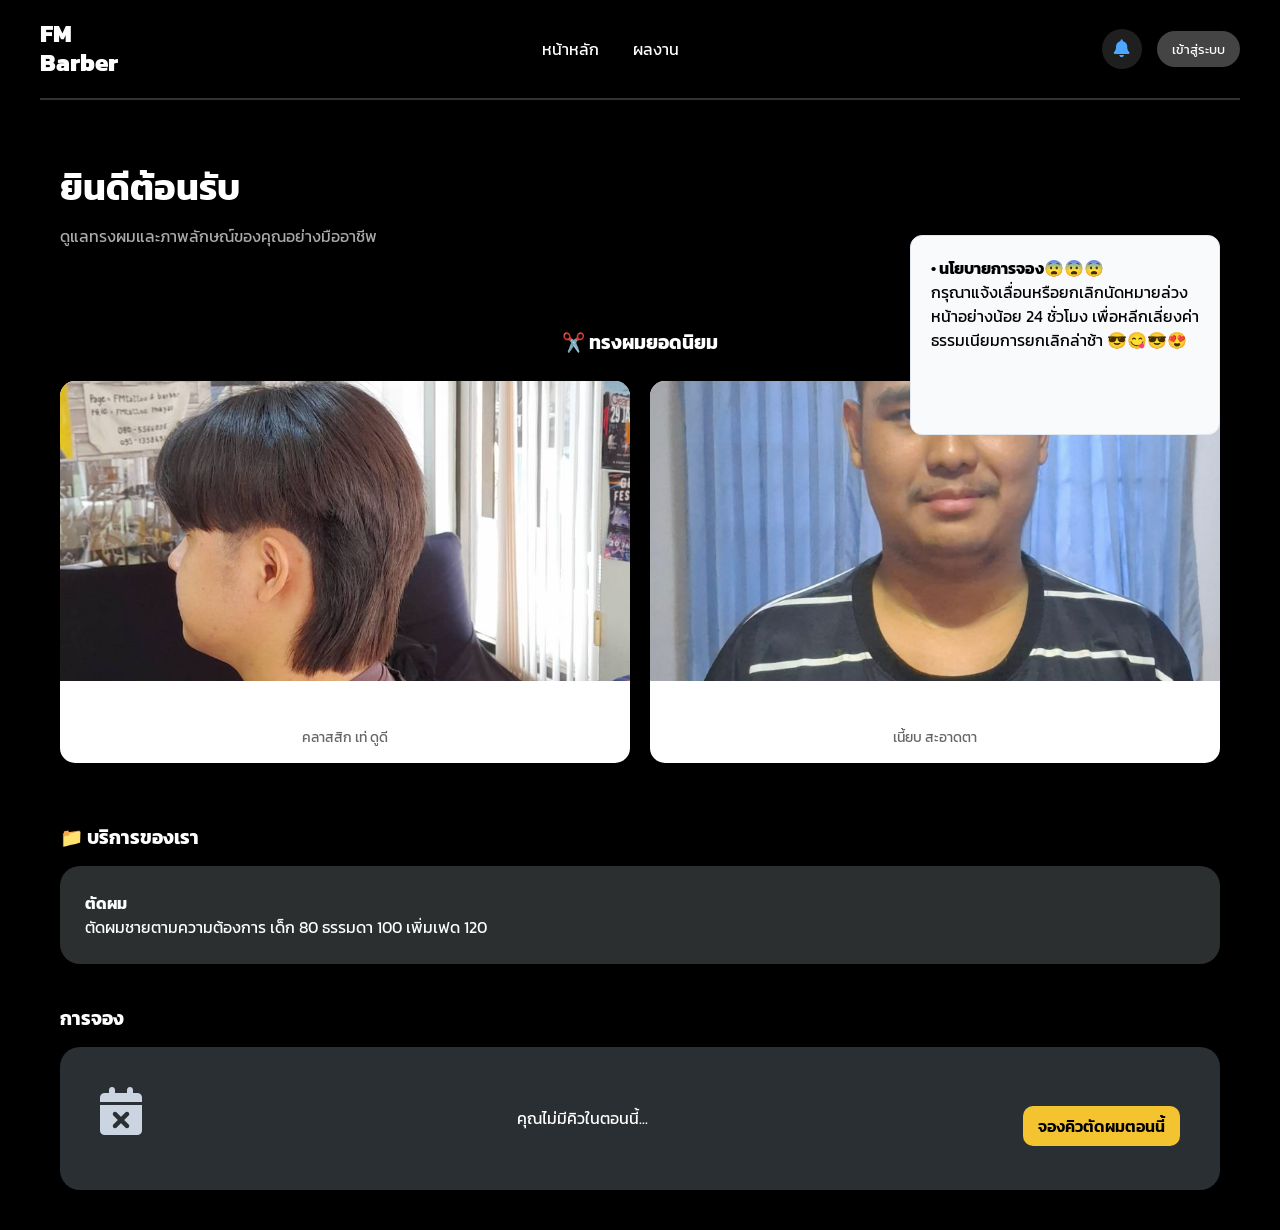
<file: index.html>
<!DOCTYPE html>
<html lang="th">
<head>
    <meta charset="UTF-8">
    <title>FM Barber</title>
    <link href="https://fonts.googleapis.com/css2?family=Kanit:wght@300;400;600;800&display=swap" rel="stylesheet">
    <link rel="stylesheet" href="https://cdnjs.cloudflare.com/ajax/libs/font-awesome/6.5.0/css/all.min.css">
    <link rel="stylesheet" href="style.css">
</head>
<body>

<header>
    <div class="logo">
        <h2>FM<br>Barber</h2>
    </div>

    <nav>
        <a href="index.html">หน้าหลัก</a>
        <a href="portfolio.html">ผลงาน</a>
    </nav>

    <div class="right-menu">
        <a href="notification.html" class="notification active">
            <i class="fa-solid fa-bell"></i>
        </a>
        <button class="login-btn" onclick="window.location.href='login.html'">
            เข้าสู่ระบบ
        </button>
    </div>
</header>

<hr>

<section class="hero">
    <h1>ยินดีต้อนรับ</h1>
    <p>ดูแลทรงผมและภาพลักษณ์ของคุณอย่างมืออาชีพ</p>
</section>

<section class="styles-gallery" style="padding: 40px 20px; max-width: 1200px; margin: auto;">
    <h3 style="text-align: center; margin-bottom: 25px;">✂️ ทรงผมยอดนิยม</h3>
    <div style="display: grid; grid-template-columns: repeat(auto-fit, minmax(300px, 1fr)); gap: 20px;">
        
        <div style="background: white; border-radius: 15px; overflow: hidden; box-shadow: 0 5px 15px rgba(0,0,0,0.05); text-align: center;">
            <img src="clean.jpg" alt="UnderCut" style="width: 100%; height: 300px; object-fit: cover;">
            <div style="padding: 15px;"><strong>UnderCut</strong><p style="color: #666; font-size: 0.9em;">คลาสสิก เท่ ดูดี</p></div>
        </div>

        <div style="background: white; border-radius: 15px; overflow: hidden; box-shadow: 0 5px 15px rgba(0,0,0,0.05); text-align: center;">
            <img src="ten.jpg" alt="Skin Fade" style="width: 100%; height: 300px; object-fit: cover;">
            <div style="padding: 15px;"><strong>Skin Fade</strong><p style="color: #666; font-size: 0.9em;">เนี้ยบ สะอาดตา</p></div>
        </div>

    </div>
</section>


<section class="services" style="padding: 20px; max-width: 1200px; margin: auto;">
    <h3>📁 บริการของเรา</h3>
    <div class="card" style="width: 100%; max-width: none;">
        <h4>ตัดผม</h4>
        <p>ตัดผมชายตามความต้องการ เด็ก 80 ธรรมดา 100 เพิ่มเฟด 120</p>
    </div>
</section>

<section class="booking" style="padding: 20px; max-width: 1200px; margin: auto;">
    <h3>การจอง</h3>
    <div id="bookingContainer"></div>
</section>

<section class="policy" style="padding: 20px; max-width: 350px; margin: auto;">
    <div class="card policy-card" style="width: 100%; max-width: none;">
        <h4>• นโยบายการจอง😨😨😨</h4>
        <p class="policy-text">
            กรุณาแจ้งเลื่อนหรือยกเลิกนัดหมายล่วงหน้าอย่างน้อย 24 ชั่วโมง 
            เพื่อหลีกเลี่ยงค่าธรรมเนียมการยกเลิกล่าช้า 😎😋😎😍
        </p>
    </div>
</section>

<script>
const container = document.getElementById("bookingContainer");

function renderBooking(){
    const booking = JSON.parse(localStorage.getItem("finalBooking"));

    if(booking){
        // แสดงผลเป็นสี่เหลี่ยมผืนผ้ายาวๆ (Horizontal) ตามความต้องการ
        container.innerHTML = `
        <div class="card booking-horizontal">
            <div class="status-label">
                <i class="fa-solid fa-circle-check"></i>
                <span>สถานะคิว</span>
            </div>
            
            <div class="booking-content">
                <div class="info-group">
                    <small>ผู้จอง</small>
                    <strong>${booking.name || "คุณ"}</strong>
                </div>
                <div class="info-group">
                    <small>คิวที่</small>
                    <strong class="q-text">#${booking.queue}</strong>
                </div>
                <div class="info-group">
                    <small>วัน/เวลา</small>
                    <strong>${booking.date} | ${booking.time}</strong>
                </div>
                <div class="info-group">
                    <small>ทรงผม</small>
                    <strong>${booking.style || "ไม่ได้ระบุ"}</strong>
                </div>
                <div class="info-group">
                    <small>มัดจำ</small>
                    <strong class="price-text">${booking.deposit || "0"} บาท</strong>
                </div>
            </div>

            <button class="cancel-mini-btn" onclick="cancelBooking()">
                ยกเลิกคิว
            </button>
        </div>
        `;
    } else {
        container.innerHTML = `
        <div class="card booking-card" style="width: 100%; text-align: center; padding: 40px;">
            <i class="fa-solid fa-calendar-xmark" style="font-size: 3rem; color: #cbd5e1; margin-bottom: 15px;"></i>
            <p>คุณไม่มีคิวในตอนนี้...</p>
            <a href="booking.html" class="book-btn" style="display: inline-block; margin-top: 15px;">จองคิวตัดผมตอนนี้</a>
        </div>
        `;
    }
}

function cancelBooking(){
    const booking = JSON.parse(localStorage.getItem("finalBooking"));
    if(!booking) return;

    if(!confirm("ยืนยันการยกเลิกคิวใช่ไหม?")) return;

    // บันทึกแจ้งเตือนลูกค้า
    let notifications = JSON.parse(localStorage.getItem("notifications")) || []
    notifications.unshift({
        message: "คุณได้ยกเลิกคิววันที่ " + booking.date + " เวลา " + booking.time,
        timestamp: new Date().toLocaleString("th-TH")
    })
    localStorage.setItem("notifications", JSON.stringify(notifications))

    // บันทึกแจ้งเตือนแอดมิน
    let adminNotifications = JSON.parse(localStorage.getItem("adminNotifications")) || []
    adminNotifications.unshift({
        message: "ลูกค้า " + booking.name + " ยกเลิกคิว #" + booking.queue,
        timestamp: new Date().toLocaleString("th-TH")
    })
    localStorage.setItem("adminNotifications", JSON.stringify(adminNotifications))

    // ลบข้อมูลคิวออกจากระบบ
    let bookings = JSON.parse(localStorage.getItem("bookings")) || []
    bookings = bookings.filter(b => b.queue !== booking.queue)
    localStorage.setItem("bookings", JSON.stringify(bookings))

    localStorage.removeItem("finalBooking")
    renderBooking()
}

// เรียกใช้งานครั้งแรกและตั้งค่าอัปเดตทุก 2 วินาที
renderBooking();
setInterval(renderBooking, 2000);
</script>

</body>
</html>
</file>
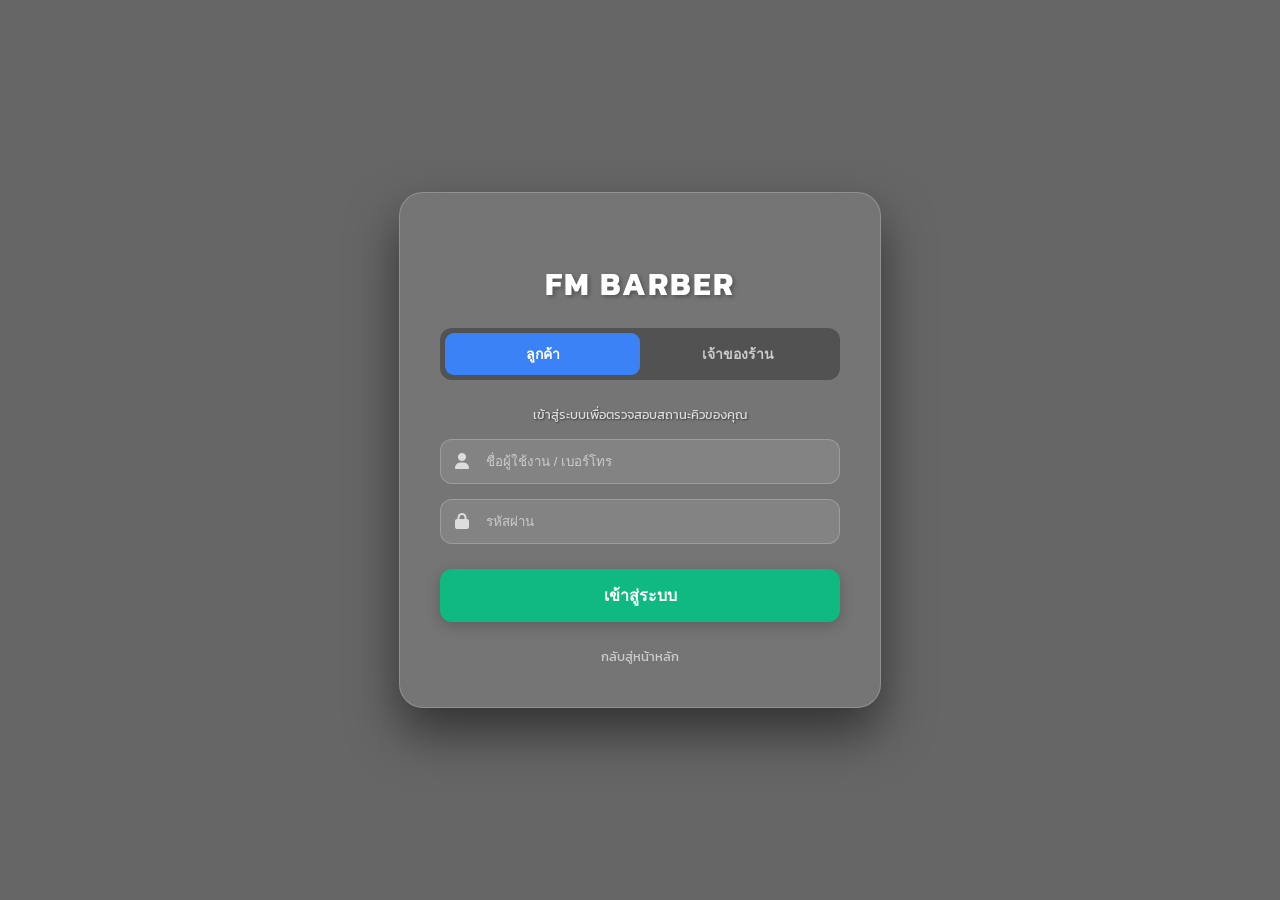
<file: admin.html>
<!DOCTYPE html>
<html lang="th">
<head>
<meta charset="UTF-8">
<title>FM Barber Admin</title>

<link href="https://fonts.googleapis.com/css2?family=Kanit:wght@300;400;600;800&display=swap" rel="stylesheet">
<link rel="stylesheet" href="https://cdnjs.cloudflare.com/ajax/libs/font-awesome/6.5.0/css/all.min.css">
<link rel="stylesheet" href="admin.css">
</head>

<body>

<div class="sidebar">
    <h2>FM Barber</h2>
    <div class="menu">
        <a href="admin.html" class="active">การจอง</a>
        <a href="manage.html">จัดการตารางงาน</a>
        <a href="bookingadmin.html">รายการจอง</a>
    </div>
</div>

<div class="main">
    <div class="topbar">
        <h3>จัดการคิวและปฏิทิน</h3>
        <div class="right-menu">
            <a href="notificationadmin.html">
                <span class="bell">🔔</span>
            </a>
            <button class="home-btn" onclick="window.location.href='index.html'">
                กลับสู่หน้าหลัก
            </button>
        </div>
    </div>

    <div class="content">
        <div class="calendar-box">
            <div class="calendar-header">
                <button id="prevMonth"><</button>
                <h4 id="monthYear"></h4>
                <button id="nextMonth">></button>
                <button class="date-btn" onclick="toggleCalendar()">เลือกวัน</button>
            </div>

            <table class="calendar-table">
                <thead>
                    <tr>
                        <th>เวลา</th>
                        <th>การจอง</th>
                    </tr>
                </thead>
                <tbody id="calendarBody"></tbody>
            </table>
        </div>

        <div class="summary">
            <h3>สรุปวันนี้</h3>
            <div class="stat">
                <p>รอคิว (วันนี้)</p>
                <h2 id="queueCount">0</h2>
            </div>
            <div class="stat">
                <p>จองทั้งหมด (วันนี้)</p>
                <h2 id="todayCount">0</h2>
            </div>
            <hr>
            <div id="bookingList"></div>
        </div>
    </div>
</div>

<div id="datePopup" class="date-popup">
    <div class="date-box">
        <div class="date-header">
            <span>เลือกวันที่</span>
            <button onclick="toggleCalendar()">✕</button>
        </div>
        <div class="date-grid" id="dateGrid"></div>
    </div>
</div>

<script>
    // 1. ตรวจสอบสิทธิ์ Admin (Role Separation)
    const auth = JSON.parse(localStorage.getItem("currentUser"));
    if (!auth || auth.role !== 'admin') {
        alert("สิทธิ์ไม่ถูกต้อง! หน้านี้สำหรับช่างเท่านั้น");
        window.location.href = 'login.html';
    }

    // 2. ข้อมูลเวลา
    const times = [
        "09:00","09:30","10:00","10:30","11:00","11:30",
        "12:00","12:30","13:00","13:30","14:00","14:30",
        "15:00","15:30","16:00","16:30","17:00","17:30",
        "18:00","18:30","19:00","19:30","20:00","20:30","21:00"
    ];

    let currentDate = new Date();
    const monthYear = document.getElementById("monthYear");
    let bookings = JSON.parse(localStorage.getItem("bookings")) || [];

    function formatDate(date) {
        return date.toLocaleDateString("th-TH");
    }

    // 3. แสดงตารางเวลา
    function renderCalendar() {
        const dateString = formatDate(currentDate);
        monthYear.innerText = currentDate.toLocaleString('th-TH', { month: 'long', year: 'numeric' }) + " วันที่ " + currentDate.getDate();

        let bodyHTML = "";
        times.forEach(time => {
            bodyHTML += "<tr>";
            bodyHTML += `<td class="time">${time}</td>`;

            let booked = bookings.find(b => b.time === time && b.date === dateString);

            if (booked) {
                bodyHTML += `<td class="booked" style="background: #e9f0ff; color: #2a6df5; font-weight:600;">
                                ${booked.name} (${booked.style || 'ทั่วไป'})
                             </td>`;
            } else {
                bodyHTML += `<td>-</td>`;
            }
            bodyHTML += "</tr>";
        });

        document.getElementById("calendarBody").innerHTML = bodyHTML;
        renderSummary();
    }

    // 4. สรุปข้อมูล (เพิ่ม ทรงผม และ มัดจำ ตามที่อาจารย์สั่ง)
    function renderSummary() {
        const dateString = formatDate(currentDate);
        let todayBookings = bookings.filter(b => b.date === dateString);

        document.getElementById("queueCount").innerText = todayBookings.length;
        document.getElementById("todayCount").innerText = todayBookings.length;

        let listHTML = "";
        todayBookings.forEach(b => {
            listHTML += `
                <div class="booking-item" style="border-left: 5px solid #2a6df5; margin-bottom: 10px; padding: 10px; background: #fff; border-radius: 8px;">
                    <p class="time" style="color:#2a6df5; font-weight:bold;">⏰ ${b.time}</p>
                    <p><b>ชื่อ:</b> ${b.name || "-"}</p>
                    <p><b>✂️ ทรงผม:</b> <span style="color:#e67e22;">${b.style || "ไม่ได้ระบุ"}</span></p>
                    <p><b>💰 มัดจำ:</b> <span style="color:green;">${b.deposit || "0"} บาท (ยืนยันแล้ว)</span></p>
                    <p style="font-size: 12px; color: #777;">คิวที่: #${b.queue}</p>
                </div>
            `;
        });

        document.getElementById("bookingList").innerHTML = listHTML || "<p>ไม่มีการจองในวันนี้</p>";
    }

    // 5. ระบบปฏิทิน Popup
    function toggleCalendar() {
        const popup = document.getElementById("datePopup");
        popup.style.display = popup.style.display === "flex" ? "none" : "flex";
    }

    function renderDatePopup() {
        const grid = document.getElementById("dateGrid");
        grid.innerHTML = "";
        const year = currentDate.getFullYear();
        const month = currentDate.getMonth();
        const daysInMonth = new Date(year, month + 1, 0).getDate();

        for (let i = 1; i <= daysInMonth; i++) {
            let d = document.createElement("div");
            d.className = "date-item";
            d.innerText = i;
            if (i === currentDate.getDate()) d.style.background = "#2a6df5"; d.style.color = "white";
            d.onclick = function() {
                currentDate.setDate(i);
                renderCalendar();
                toggleCalendar();
            }
            grid.appendChild(d);
        }
    }

    // 6. ปุ่มเปลี่ยนเดือน
    document.getElementById("prevMonth").onclick = () => {
        currentDate.setMonth(currentDate.getMonth() - 1);
        renderCalendar();
        renderDatePopup();
    }

    document.getElementById("nextMonth").onclick = () => {
        currentDate.setMonth(currentDate.getMonth() + 1);
        renderCalendar();
        renderDatePopup();
    }

    // เริ่มทำงานครั้งแรก
    renderCalendar();
    renderDatePopup();

</script>

</body>
</html>
</file>
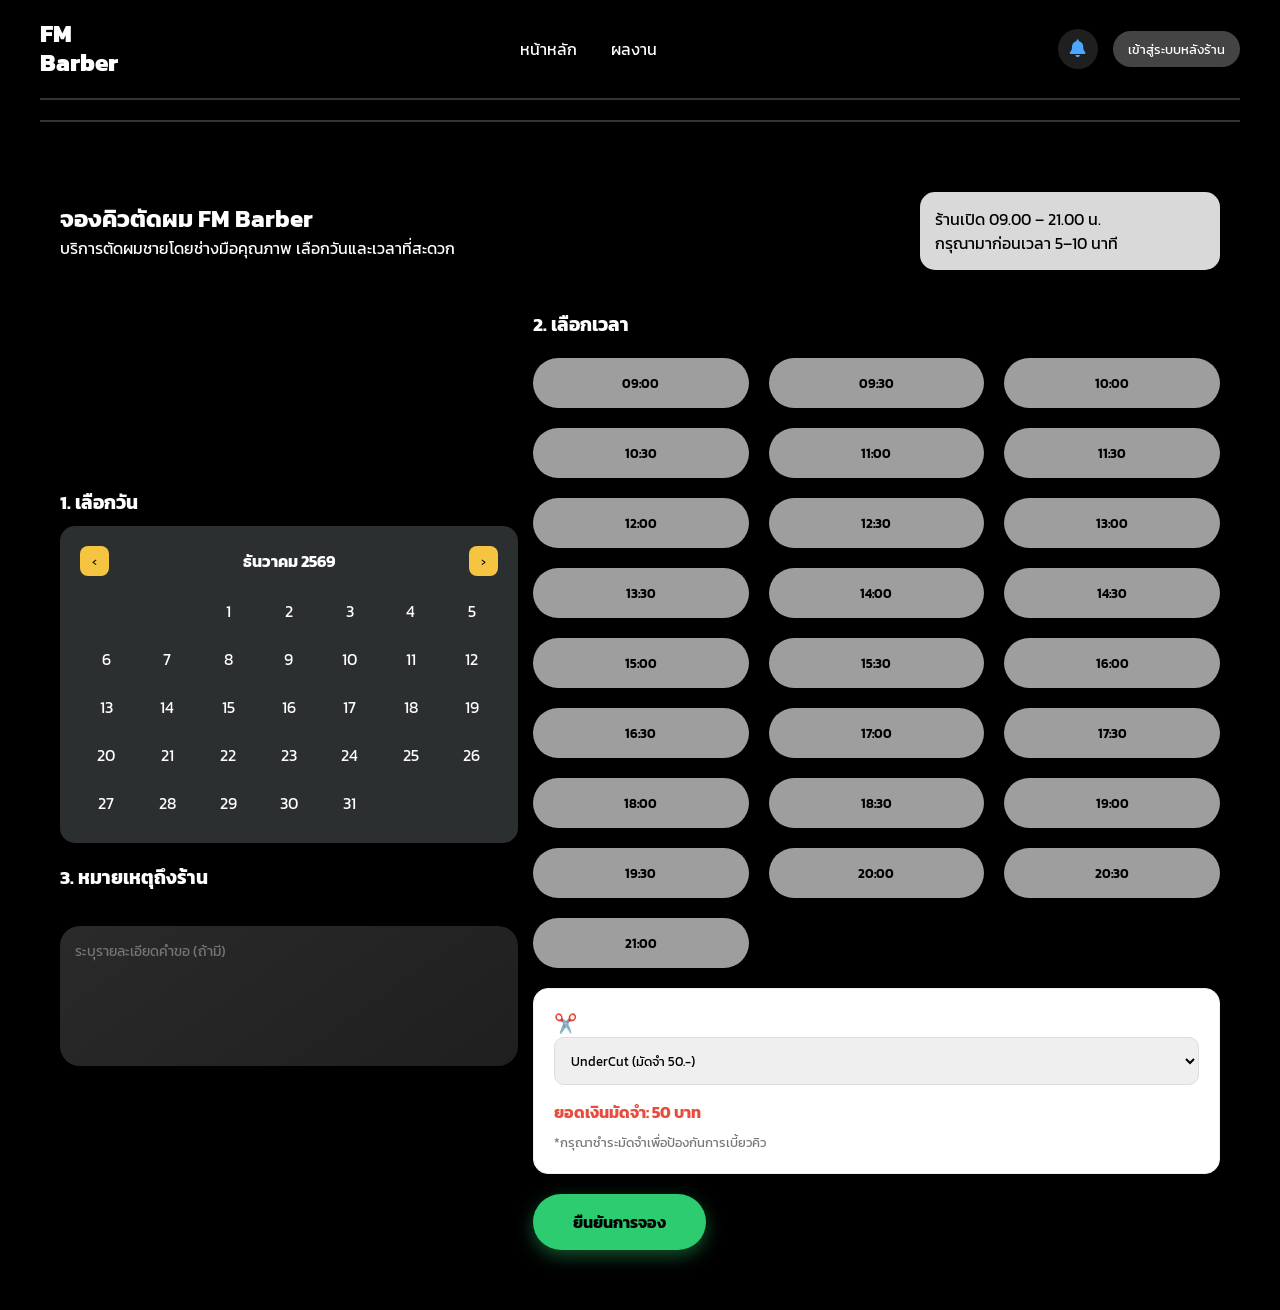
<file: booking.html>
<!DOCTYPE html>
<html lang="th">
<head>
<meta charset="UTF-8">
<title>จองคิว | FM Barber</title>
<link href="https://fonts.googleapis.com/css2?family=Kanit:wght@300;400;600;800&display=swap" rel="stylesheet">
<link rel="stylesheet" href="https://cdnjs.cloudflare.com/ajax/libs/font-awesome/6.5.0/css/all.min.css">
<link rel="stylesheet" href="style.css">
</head>

<body>

<header>
  <div class="logo">
    <h2>FM<br>Barber</h2>
  </div>

  <nav>
    <a href="index.html">หน้าหลัก</a>
    <a href="portfolio.html">ผลงาน</a>
  </nav>

  <div class="right-menu">
        <a href="notification.html" class="notification active">
            <i class="fa-solid fa-bell"></i>
        </a>
    <button class="login-btn" onclick="window.location.href='admin.html'">
      เข้าสู่ระบบหลังร้าน
    </button>
  </div>
</header>

<hr><hr>

<section class="booking-page">

  <div class="booking-header">
    <div>
      <h1>จองคิวตัดผม FM Barber</h1>
      <p>บริการตัดผมชายโดยช่างมือคุณภาพ เลือกวันและเวลาที่สะดวก</p>
    </div>

    <div class="notice-box">
      ร้านเปิด 09.00 – 21.00 น.<br>
      กรุณามาก่อนเวลา 5–10 นาที
    </div>
  </div>

  <div class="booking-content">

    <div class="left-side">
      <h3>1. เลือกวัน</h3>
      <div class="calendar-box">
        <div class="calendar-header">
          <button id="prevMonth">‹</button>
          <h4 id="monthYear"></h4>
          <button id="nextMonth">›</button>
        </div>
        <div class="calendar-grid" id="calendar"></div>
      </div>

      <div class="note-section" style="margin-top:20px;">
        <h3>3. หมายเหตุถึงร้าน</h3>
        <textarea id="noteInput" placeholder="ระบุรายละเอียดคำขอ (ถ้ามี)"></textarea>
      </div>
    </div>
      
    <div class="right-side">
      <h3>2. เลือกเวลา</h3>
      <div class="time-grid">
        <button class="time-btn">09:00</button>
        <button class="time-btn">09:30</button>
        <button class="time-btn">10:00</button>
        <button class="time-btn">10:30</button>
        <button class="time-btn">11:00</button>
        <button class="time-btn">11:30</button>
        <button class="time-btn">12:00</button>
        <button class="time-btn">12:30</button>
        <button class="time-btn">13:00</button>
        <button class="time-btn">13:30</button>
        <button class="time-btn">14:00</button>
        <button class="time-btn">14:30</button>
        <button class="time-btn">15:00</button>
        <button class="time-btn">15:30</button>
        <button class="time-btn">16:00</button>
        <button class="time-btn">16:30</button>
        <button class="time-btn">17:00</button>
        <button class="time-btn">17:30</button>
        <button class="time-btn">18:00</button>
        <button class="time-btn">18:30</button>
        <button class="time-btn">19:00</button>
        <button class="time-btn">19:30</button>
        <button class="time-btn">20:00</button>
        <button class="time-btn">20:30</button>
        <button class="time-btn">21:00</button>
      </div>

      <div style="background: white; padding: 20px; border-radius: 15px; margin-top: 20px; border: 1px solid #eee;">
        <h3>✂️ 4. เลือกทรงผม</h3>
        <select id="hairStyleSelect" onchange="updateStyle()" style="width: 100%; padding: 12px; border-radius: 10px; border: 1px solid #ddd; margin-bottom: 10px; font-family:'Kanit';">
            <option value="UnderCut" data-deposit="50">UnderCut (มัดจำ 50.-)</option>
            <option value="Two Block" data-deposit="50">Two Block (มัดจำ 50.-)</option>
            <option value="Skin Fade" data-deposit="60">Skin Fade (มัดจำ 60.-)</option>
            <option value="ทรงมาตรฐาน" data-deposit="30">ทรงมาตรฐาน (มัดจำ 30.-)</option>
        </select>
        <p style="color: #e74c3c; font-weight: bold; margin: 5px 0;">ยอดเงินมัดจำ: <span id="depositText">50</span> บาท</p>
        <small style="color: #777;">*กรุณาชำระมัดจำเพื่อป้องกันการเบี้ยวคิว</small>
      </div>

      <button class="confirm-btn" onclick="goConfirm()" style="margin-top:20px;">ยืนยันการจอง</button>
    </div>

  </div>
</section>

<script>
// --- ตัวแปรหลัก ---
let currentDate = new Date();
let selectedDay = null;
let selectedTime = null;
let selectedStyle = "UnderCut"; // ค่าเริ่มต้นตาม Option แรก
let depositPrice = 50;

const calendar = document.getElementById("calendar");
const monthYear = document.getElementById("monthYear");

// --- ฟังก์ชันอัปเดตทรงผม ---
function updateStyle() {
    const select = document.getElementById("hairStyleSelect");
    selectedStyle = select.value;
    depositPrice = select.options[select.selectedIndex].getAttribute("data-deposit");
    document.getElementById("depositText").innerText = depositPrice;
}

// --- ฟังก์ชันปฏิทิน ---
function renderCalendar(){
  calendar.innerHTML = "";
  const today = new Date();
  const year = currentDate.getFullYear();
  const month = currentDate.getMonth();

  const firstDay = new Date(year, month, 1).getDay();
  const lastDate = new Date(year, month+1, 0).getDate();

  const monthNames = ["มกราคม","กุมภาพันธ์","มีนาคม","เมษายน","พฤษภาคม","มิถุนายน",
                      "กรกฎาคม","สิงหาคม","กันยายน","ตุลาคม","พฤศจิกายน","ธันวาคม"];

  monthYear.innerText = monthNames[month] + " " + (year + 543);

  for(let i=0;i<firstDay;i++){
    calendar.innerHTML += "<div></div>";
  }

  for(let day=1; day<=lastDate; day++){
    const dayDiv = document.createElement("div");
    dayDiv.innerText = day;
    const thisDate = new Date(year, month, day);

    if(thisDate < new Date(today.getFullYear(), today.getMonth(), today.getDate())){
      dayDiv.classList.add("disabled");
    } else {
      dayDiv.onclick = function(){
        document.querySelectorAll("#calendar div").forEach(d=>d.classList.remove("active"));
        dayDiv.classList.add("active");
        selectedDay = day + "/" + (month+1) + "/" + (year+543);
        updateTimeButtons();
      };
    }

    if(day === today.getDate() && month === today.getMonth() && year === today.getFullYear()){
      dayDiv.classList.add("today");
    }
    if(new Date(year, month, day).getDay() === 0){
      dayDiv.classList.add("sunday");
    }
    calendar.appendChild(dayDiv);
  }
}

// --- เปลี่ยนเดือน ---
document.getElementById("prevMonth").onclick = function(){
  currentDate.setMonth(currentDate.getMonth()-1);
  renderCalendar();
}
document.getElementById("nextMonth").onclick = function(){
  currentDate.setMonth(currentDate.getMonth()+1);
  renderCalendar();
}

// --- อัปเดตปุ่มเวลา ---
function updateTimeButtons(){
  if(!selectedDay) return;

  const parts = selectedDay.split("/");
  const day = parts[0];
  const month = parts[1];
  const year = parts[2]-543;

  const dateObj = new Date(year,month-1,day);
  const dateKey = dateObj.getFullYear() + "-" +
    String(dateObj.getMonth()+1).padStart(2,"0") + "-" +
    String(dateObj.getDate()).padStart(2,"0");

  const schedule = JSON.parse(localStorage.getItem("schedule_"+dateKey)) || {};
  const closed = localStorage.getItem("close_"+dateKey) === "true";
  const buttons = document.querySelectorAll(".time-btn");

  selectedTime = null;

  buttons.forEach(btn=>{
    const time = btn.innerText;
    btn.classList.remove("active","disabled");
    btn.style.pointerEvents="auto";
    btn.style.opacity="1";

    if(closed){
      btn.classList.add("disabled");
      btn.style.pointerEvents="none";
      btn.style.opacity="0.3";
      return;
    }

    if(schedule[time] === "ไม่ว่าง"){
      btn.classList.add("disabled");
      btn.style.pointerEvents="none";
      btn.style.opacity="0.4";
      return;
    }

    btn.onclick = function(){
      buttons.forEach(b=>b.classList.remove("active"));
      btn.classList.add("active");
      selectedTime = time;
    }
  });
}

// --- ฟังก์ชันยืนยันการจอง ---
function goConfirm(){
  if(!selectedDay || !selectedTime){
    alert("กรุณาเลือกวันและเวลา");
    return;
  }

  // เก็บข้อมูลทรงผมล่าสุดก่อนไป
  selectedStyle = document.getElementById("hairStyleSelect").value;
  depositPrice = document.getElementById("depositText").innerText;

  const note = document.getElementById("noteInput").value;

  localStorage.setItem("selectedDate", selectedDay);
  localStorage.setItem("selectedTime", selectedTime);
  localStorage.setItem("selectedStyle", selectedStyle);
  localStorage.setItem("depositAmount", depositPrice);
  localStorage.setItem("bookingNote", note);

  window.location.href = "confirm.html";
}

// --- เริ่มต้น ---
renderCalendar();
updateTimeButtons();
</script>

</body>
</html>
</file>
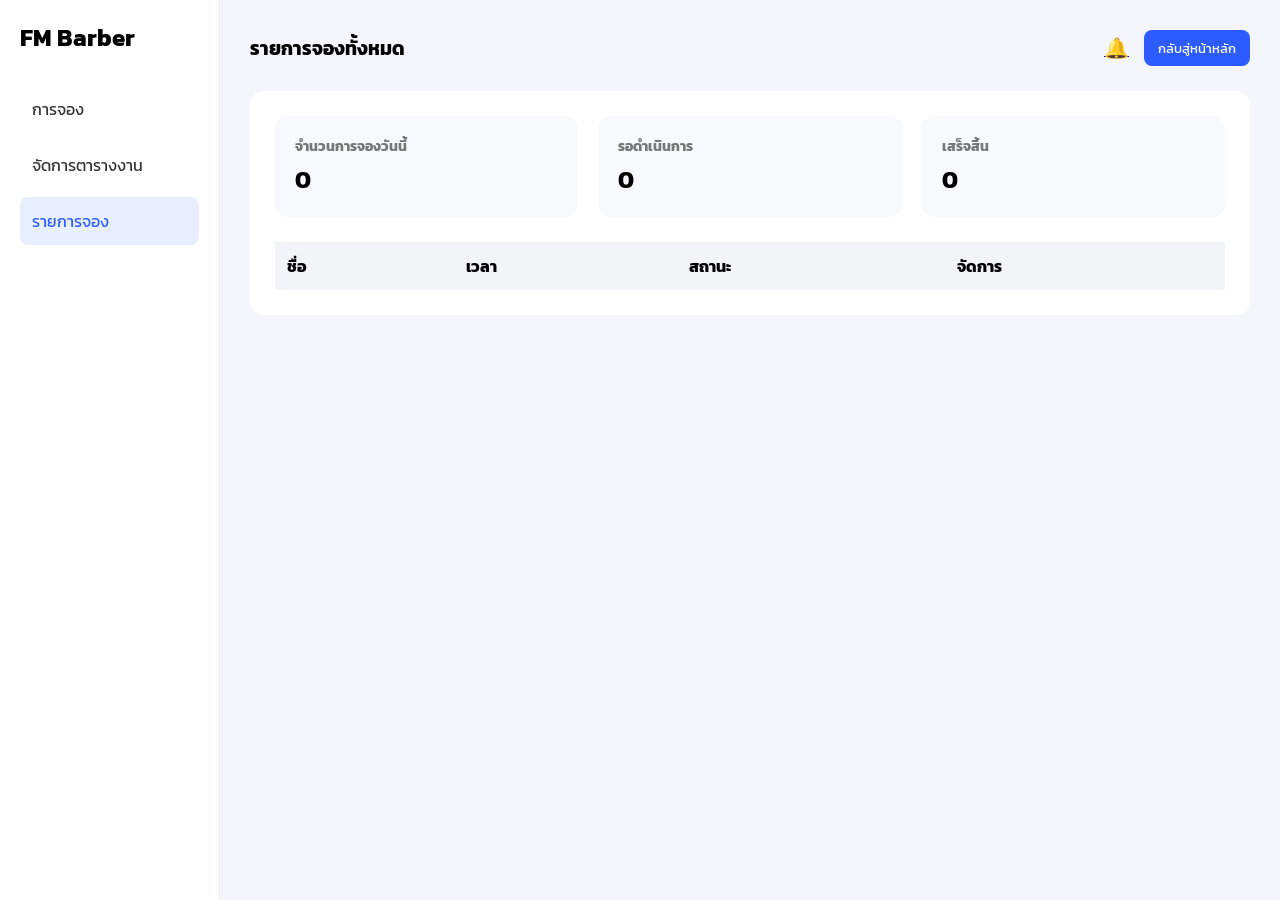
<file: bookingadmin.html>
<!DOCTYPE html>
<html lang="th">
<head>
<meta charset="UTF-8">
<title>รายการจอง</title>

<link href="https://fonts.googleapis.com/css2?family=Kanit:wght@300;400;500;600&display=swap" rel="stylesheet">

<style>

*{
margin:0;
padding:0;
box-sizing:border-box;
font-family:'Kanit',sans-serif;
}

body{
background:#f4f6fb;
}

.layout{
display:flex;
}

/* sidebar */

.sidebar{
width:220px;
background:#fff;
height:100vh;
padding:20px;
border-right:1px solid #eee;
}

.sidebar h2{
margin-bottom:30px;
}

.sidebar a{
display:block;
padding:12px;
margin-bottom:8px;
text-decoration:none;
color:#333;
border-radius:8px;
}

.sidebar a.active{
background:#e7efff;
color:#2c5cff;
}

/* main */

.main{
flex:1;
padding:30px;
}

/* header */

.header{
display:flex;
justify-content:space-between;
align-items:center;
margin-bottom:25px;
}

.header-right{
display:flex;
align-items:center;
gap:15px;
}

.bell{
font-size:20px;
cursor:pointer;
}

.home-btn{
background:#2c5cff;
color:white;
border:none;
padding:8px 14px;
border-radius:8px;
cursor:pointer;
}

/* card */

.card{
background:white;
border-radius:14px;
padding:25px;
}

/* stats */

.stats{
display:flex;
gap:20px;
margin-bottom:25px;
}

.stat-box{
flex:1;
background:#f8f9fc;
padding:20px;
border-radius:12px;
}

.stat-box h4{
font-size:14px;
color:#777;
margin-bottom:5px;
}

.stat-box h2{
font-size:24px;
}

/* table */

table{
width:100%;
border-collapse:collapse;
}

th{
background:#f2f4f8;
padding:12px;
text-align:left;
}

td{
padding:12px;
border-bottom:1px solid #eee;
}

/* buttons */

.btn-confirm{
background:#2ecc71;
color:white;
border:none;
padding:6px 12px;
border-radius:6px;
cursor:pointer;
}

.btn-cancel{
background:#e74c3c;
color:white;
border:none;
padding:6px 12px;
border-radius:6px;
cursor:pointer;
}

</style>
</head>

<body>

<div class="layout">

<!-- sidebar -->

<div class="sidebar">

<h2>FM Barber</h2>

<a href="admin.html">การจอง</a>
<a href="manage.html">จัดการตารางงาน</a>
<a class="active">รายการจอง</a>

</div>

<!-- main -->

<div class="main">

<div class="header">

<h3>รายการจองทั้งหมด</h3>

<div class="header-right">


<a href="notificationadmin.html">

<span class="bell">🔔</span></a>

<button class="home-btn" onclick="location.href='index.html'">
กลับสู่หน้าหลัก
</button>

</div>

</div>

<div class="card">

<div class="stats">

<div class="stat-box">
<h4>จำนวนการจองวันนี้</h4>
<h2 id="todayCount">0</h2>
</div>

<div class="stat-box">
<h4>รอดำเนินการ</h4>
<h2 id="pendingCount">0</h2>
</div>

<div class="stat-box">
<h4>เสร็จสิ้น</h4>
<h2 id="doneCount">0</h2>
</div>

</div>

<table>

<thead>
<tr>
<th>ชื่อ</th>
<th>เวลา</th>
<th>สถานะ</th>
<th>จัดการ</th>
</tr>
</thead>

<tbody id="bookingTable"></tbody>

</table>

</div>

</div>

</div>

<script>

let bookings =
JSON.parse(localStorage.getItem("bookings")) || []

function render(){

let bookings =
JSON.parse(localStorage.getItem("bookings")) || []

const table=document.getElementById("bookingTable")

table.innerHTML=""

let today=0
let pending=0
let done=0

bookings.forEach((b,i)=>{

if(b.status==="รอ") pending++
if(b.status==="เสร็จ") done++

today++

let tr=document.createElement("tr")

tr.innerHTML=`
<td>${b.name}</td>
<td>${b.date} ${b.time}</td>
<td>${b.status}</td>

<td>

<button class="btn-confirm" onclick="finish(${i})">
เสร็จ
</button>

<button class="btn-cancel" onclick="cancel(${i})">
ยกเลิก
</button>

</td>
`

table.appendChild(tr)

})

document.getElementById("todayCount").innerText=today
document.getElementById("pendingCount").innerText=pending
document.getElementById("doneCount").innerText=done

}

function cancel(i){

if(confirm("ยกเลิกคิวนี้?")){

let bookings =
JSON.parse(localStorage.getItem("bookings")) || []

let booking = bookings[i]

/* แจ้งเตือนลูกค้า */

let notifications =
JSON.parse(localStorage.getItem("notifications")) || []

notifications.unshift({
message:"คิวของคุณวันที่ "+booking.date+" เวลา "+booking.time+" ถูกยกเลิกโดยร้าน",
timestamp:new Date().toLocaleString("th-TH")
})

localStorage.setItem(
"notifications",
JSON.stringify(notifications)
)

/* ลบ booking */

bookings.splice(i,1)

localStorage.setItem(
"bookings",
JSON.stringify(bookings)
)

/* ลบเฉพาะคิวเดียวกัน */

let finalBooking =
JSON.parse(localStorage.getItem("finalBooking"))

if(finalBooking && finalBooking.queue === booking.queue){
localStorage.removeItem("finalBooking")
}

render()

}

}
function finish(i){

let bookings =
JSON.parse(localStorage.getItem("bookings")) || []

bookings[i].status="เสร็จ"

localStorage.setItem(
"bookings",
JSON.stringify(bookings)
)

render()

}
render();

</script>

</body>
</html>
</file>
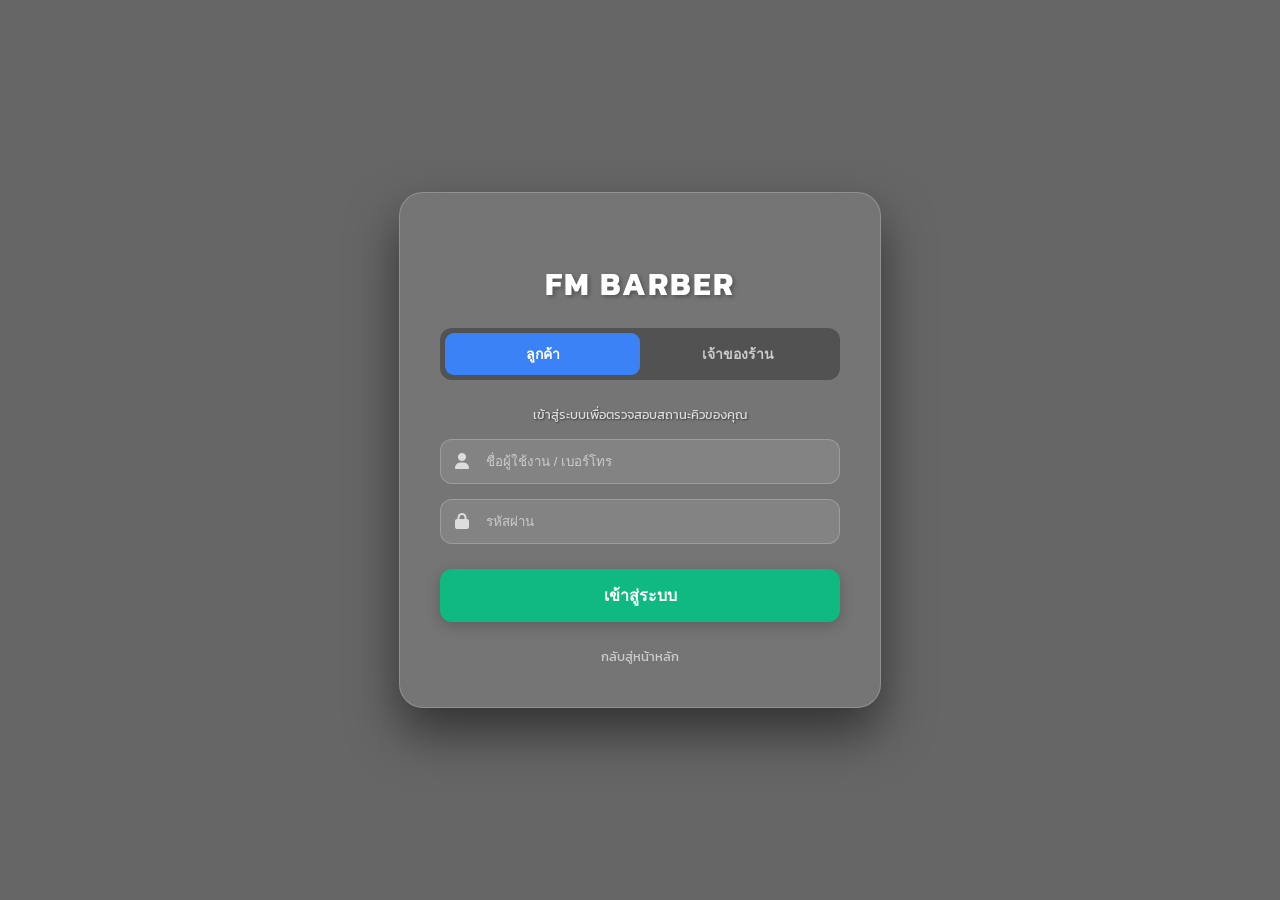
<file: login.html>
<!DOCTYPE html>
<html lang="th">
<head>
    <meta charset="UTF-8">
    <meta name="viewport" content="width=device-width, initial-scale=1.0">
    <title>เข้าสู่ระบบ | FM Barber</title>
    <link href="https://fonts.googleapis.com/css2?family=Kanit:wght@300;400;600&display=swap" rel="stylesheet">
    <link rel="stylesheet" href="https://cdnjs.cloudflare.com/ajax/libs/font-awesome/6.5.0/css/all.min.css">
    <style>
        :root {
            --primary: #3b82f6;
            --secondary: #10b981;
        }

        body {
            margin: 0;
            height: 100vh;
            display: flex;
            align-items: center;
            justify-content: center;
            font-family: 'Kanit', sans-serif;
            
            /* --- ส่วนของการใส่รูปพื้นหลัง --- */
            background-image: linear-gradient(rgba(0,0,0,0.6), rgba(0,0,0,0.6)), 
                              url('https://images.unsplash.com/photo-1503951914875-452162b0f3f1?q=80&w=2070'); /* ใส่ที่อยู่รูปภาพของคุณที่นี่ */
            background-size: cover;
            background-position: center;
            background-attachment: fixed;
            overflow: hidden;
        }

        .login-card {
            /* กระจกฝ้าแบบเนียนๆ สู้กับรูปพื้นหลัง */
            background: rgba(255, 255, 255, 0.1);
            backdrop-filter: blur(20px);
            -webkit-backdrop-filter: blur(20px);
            border: 1px solid rgba(255, 255, 255, 0.2);
            padding: 40px;
            border-radius: 24px;
            width: 90%;
            max-width: 400px;
            box-shadow: 0 25px 50px rgba(0, 0, 0, 0.5);
            text-align: center;
            color: white;
        }

        .logo h2 { font-size: 32px; margin-bottom: 20px; letter-spacing: 2px; text-shadow: 2px 2px 4px rgba(0,0,0,0.3); }

        .role-selector {
            display: flex;
            background: rgba(0, 0, 0, 0.3);
            padding: 5px;
            border-radius: 12px;
            margin-bottom: 25px;
        }

        .role-btn {
            flex: 1;
            padding: 10px;
            border: none;
            background: none;
            color: #ccc;
            cursor: pointer;
            font-size: 14px;
            font-weight: 600;
            border-radius: 9px;
            transition: 0.3s;
        }

        .role-btn.active {
            background: var(--primary);
            color: white;
        }

        .input-box {
            position: relative;
            margin-bottom: 15px;
        }

        .input-box i {
            position: absolute;
            left: 15px;
            top: 50%;
            transform: translateY(-50%);
            color: #ddd;
        }

        .input-box input {
            width: 100%;
            background: rgba(255, 255, 255, 0.1);
            border: 1px solid rgba(255, 255, 255, 0.2);
            padding: 14px 15px 14px 45px;
            border-radius: 12px;
            color: white;
            outline: none;
            box-sizing: border-box;
        }

        .input-box input::placeholder { color: #ccc; }

        .login-btn {
            width: 100%;
            padding: 14px;
            background: var(--secondary);
            color: white;
            border: none;
            border-radius: 12px;
            font-size: 16px;
            font-weight: 600;
            cursor: pointer;
            margin-top: 10px;
            transition: 0.3s;
            box-shadow: 0 4px 15px rgba(0,0,0,0.2);
        }

        .login-btn:hover { transform: translateY(-2px); filter: brightness(1.1); }

        .desc-text { color: #ddd; font-size: 13px; margin-bottom: 15px; text-shadow: 1px 1px 2px rgba(0,0,0,0.5); }

        .back-link {
            display: inline-block;
            margin-top: 25px;
            color: #ccc;
            text-decoration: none;
            font-size: 13px;
        }
        .back-link:hover { color: white; }
    </style>
</head>
<body>

    <div class="login-card">
        <div class="logo">
            <h2>FM BARBER</h2>
        </div>

        <div class="role-selector">
            <button class="role-btn active" onclick="setRole('customer', this)">ลูกค้า</button>
            <button class="role-btn" onclick="setRole('admin', this)">เจ้าของร้าน</button>
        </div>

        <p class="desc-text" id="roleDesc">เข้าสู่ระบบเพื่อตรวจสอบสถานะคิวของคุณ</p>

        <form id="loginForm">
            <div class="input-box">
                <i class="fa-solid fa-user"></i>
                <input type="text" id="user" placeholder="ชื่อผู้ใช้งาน / เบอร์โทร" required>
            </div>
            <div class="input-box">
                <i class="fa-solid fa-lock"></i>
                <input type="password" id="pass" placeholder="รหัสผ่าน" required>
            </div>
            <button type="submit" class="login-btn" id="mainBtn">เข้าสู่ระบบ</button>
        </form>

        <a href="index.html" class="back-link">กลับสู่หน้าหลัก</a>
    </div>

    <script>
        let currentRole = 'customer';

        function setRole(role, btn) {
            currentRole = role;
            document.querySelectorAll('.role-btn').forEach(b => b.classList.remove('active'));
            btn.classList.add('active');
            const desc = document.getElementById('roleDesc');
            const btnEl = document.getElementById('mainBtn');
            if(role === 'admin') {
                desc.innerText = "ระบบจัดการหลังร้าน (สำหรับช่าง)";
                btnEl.style.background = '#3b82f6';
            } else {
                desc.innerText = "เข้าสู่ระบบเพื่อตรวจสอบสถานะคิวของคุณ";
                btnEl.style.background = '#10b981';
            }
        }

        document.getElementById("loginForm").onsubmit = function(e) {
            e.preventDefault();
            const username = document.getElementById("user").value;
            if (currentRole === 'admin') {
                localStorage.setItem("currentUser", JSON.stringify({ role: 'admin', name: username }));
                window.location.href = "admin.html";
            } else {
                localStorage.setItem("currentUser", JSON.stringify({ role: 'customer', name: username }));
                window.location.href = "index.html"; 
            }
        };
    </script>
</body>
</html>
</file>
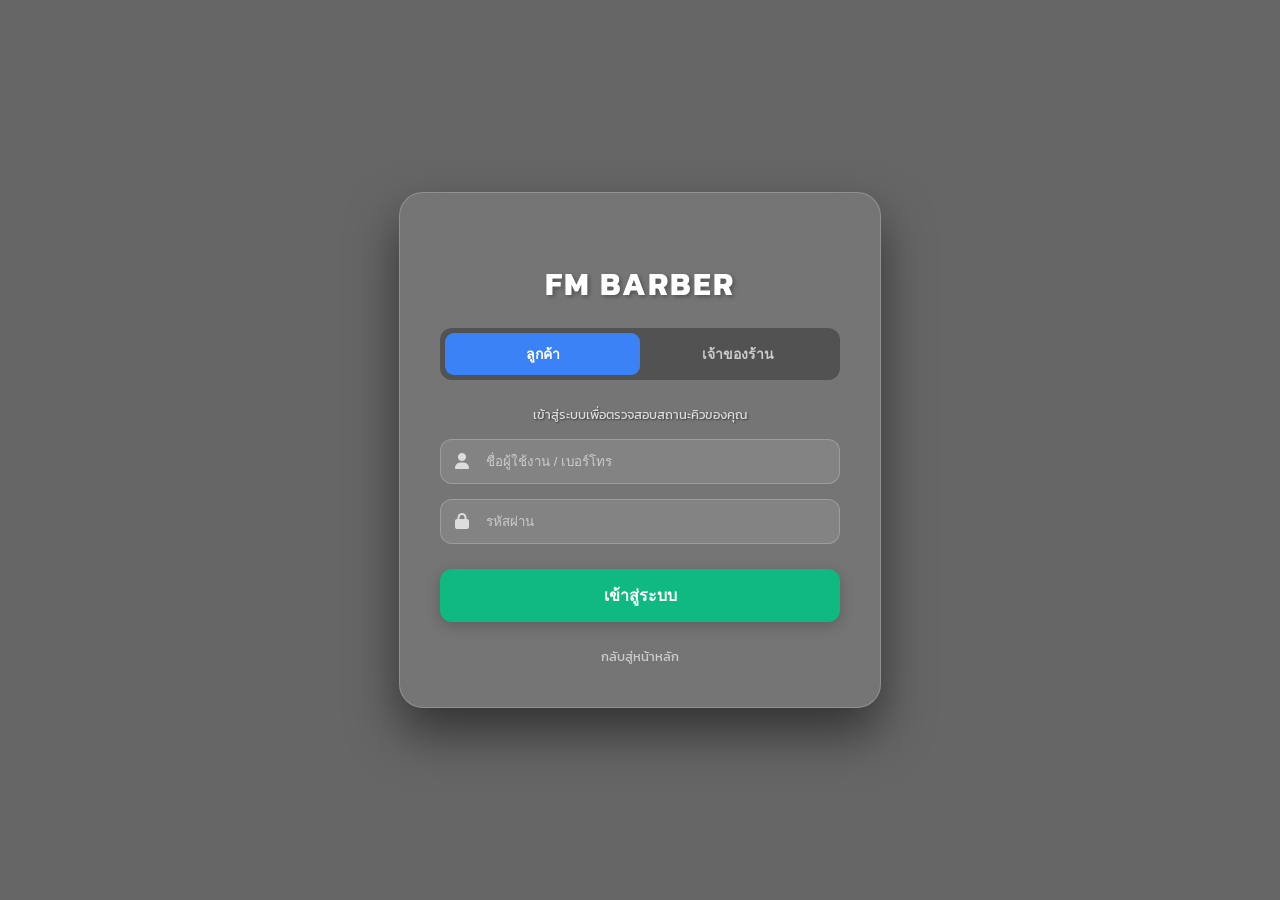
<file: manage.html>
<!DOCTYPE html>
<html lang="th">
<head>
<meta charset="UTF-8">
<title>จัดการตารางงาน</title>

<link href="https://fonts.googleapis.com/css2?family=Kanit:wght@300;400;500;600&display=swap" rel="stylesheet">

<style>

*{
margin:0;
padding:0;
box-sizing:border-box;
font-family:'Kanit',sans-serif;
}

body{
background:#f4f6fb;
}

.layout{
display:flex;
}

/* sidebar */

.sidebar{
width:220px;
background:#fff;
height:100vh;
padding:20px;
border-right:1px solid #eee;
}

.sidebar h2{
margin-bottom:30px;
}

.sidebar a{
display:block;
padding:12px;
margin-bottom:8px;
text-decoration:none;
color:#333;
border-radius:8px;
}

.sidebar a.active{
background:#e7efff;
color:#2c5cff;
}

/* main */

.main{
flex:1;
padding:30px;
}

/* header */

.header{
display:flex;
justify-content:space-between;
align-items:center;
margin-bottom:25px;
}

.header-right{
display:flex;
align-items:center;
gap:15px;
}

.bell{
font-size:20px;
cursor:pointer;
}

.home-btn{
background:#2c5cff;
color:white;
border:none;
padding:8px 14px;
border-radius:8px;
cursor:pointer;
}

/* card */

.card{
background:white;
border-radius:14px;
padding:25px;
}

/* topbar */

.topbar{
display:flex;
align-items:center;
gap:10px;
margin-bottom:20px;
}

.bell{
font-size:20px;
cursor:pointer;
color:#555;
}

.date-btn{
background:#eee;
border:none;
padding:5px 10px;
border-radius:6px;
cursor:pointer;
}

.pick-btn{
background:#2c5cff;
color:white;
border:none;
padding:6px 12px;
border-radius:6px;
cursor:pointer;
}

.close-btn{
margin-left:auto;
background:#ff4d4d;
color:white;
border:none;
padding:7px 14px;
border-radius:8px;
cursor:pointer;
}

/* table */

table{
width:100%;
border-collapse:collapse;
}

th{
background:#f2f4f8;
padding:12px;
text-align:left;
}

td{
padding:12px;
border-bottom:1px solid #eee;
cursor:pointer;
}

.status-free{
color:green;
font-weight:500;
}

.status-busy{
color:red;
font-weight:500;
}

.status-close{
color:#999;
}

</style>
</head>

<body>

<div class="layout">

<!-- sidebar -->

<div class="sidebar">

<h2>FM Barber</h2>

<a href="admin.html">การจอง</a>
<a class="active">จัดการตารางงาน</a>
<a href="bookingadmin.html">รายการจอง</a>
<script>
    // ตรวจสอบว่า Login หรือยัง และเป็น Admin ไหม
    const auth = JSON.parse(localStorage.getItem("currentUser"));
    if(!auth || auth.role !== 'admin') {
        alert("สิทธิ์ไม่ถูกต้อง! หน้านี้สำหรับช่างเท่านั้น");
        window.location.href = 'login.html';
    }
</script>
</div>

<!-- main -->

<div class="main">

<div class="header">

<h3>จัดการตารางงาน</h3>

<div class="header-right">

<a href="notificationadmin.html"><span class="bell">🔔</span></a>

<button class="home-btn" onclick="location.href='index.html'">
กลับสู่หน้าหลัก
</button>

</div>

</div>

<div class="card">

<div class="topbar">

<button class="date-btn" onclick="changeDate(-1)"><</button>

<h3 id="dateText"></h3>

<button class="date-btn" onclick="changeDate(1)">></button>

<button class="pick-btn" onclick="pickDate()">เลือกวัน</button>

<button id="toggleShop" class="close-btn" onclick="toggleClose()">
ปิดทำการ
</button>

<input type="date" id="datePicker" hidden>

</div>

<table>

<thead>
<tr>
<th>เวลา</th>
<th>สถานะ</th>
</tr>
</thead>

<tbody id="tableBody"></tbody>

</table>

</div>

</div>

</div>

<script>

let currentDate = new Date()

const times=[
"09:00","09:30","10:00","10:30",
"11:00","11:30","12:00","12:30",
"13:00","13:30","14:00","14:30",
"15:00","15:30","16:00","16:30",
"17:00","17:30","18:00","18:30",
"19:00","19:30","20:00","20:30",
"21:00"
]

function formatDate(date){
  return date.getFullYear() + "-" +
  String(date.getMonth()+1).padStart(2,"0") + "-" +
  String(date.getDate()).padStart(2,"0");
}

function render(){

let dateKey = formatDate(currentDate)

let data = JSON.parse(localStorage.getItem("schedule_"+dateKey)) || {}

let closed = localStorage.getItem("close_"+dateKey) === "true"

const tbody = document.getElementById("tableBody")

tbody.innerHTML=""

document.getElementById("dateText").innerText =
currentDate.toLocaleDateString("th-TH",
{year:"numeric",month:"long",day:"numeric"})

document.getElementById("toggleShop").innerText =
closed ? "เปิดทำการ" : "ปิดทำการ"

times.forEach(time=>{

let status = data[time] || "ว่าง"

let tr = document.createElement("tr")

let text = closed ? "ปิด" : status

let className =
closed ? "status-close" :
status==="ว่าง" ? "status-free" : "status-busy"

tr.innerHTML = `
<td>${time}</td>
<td class="${className}">${text}</td>
`

if(!closed){

tr.onclick = ()=>{

if(data[time] === "ไม่ว่าง"){
data[time] = "ว่าง"
}else{
data[time] = "ไม่ว่าง"
}

localStorage.setItem(
"schedule_"+dateKey,
JSON.stringify(data)
)

render()

}

}

tbody.appendChild(tr)

})

}

function changeDate(num){

currentDate.setDate(currentDate.getDate()+num)

render()

}

function pickDate(){

document.getElementById("datePicker").showPicker()

}

document.getElementById("datePicker").onchange=function(){

currentDate = new Date(this.value)

render()

}

function toggleClose(){

let dateKey = formatDate(currentDate)

let closed = localStorage.getItem("close_"+dateKey) === "true"

if(closed){

localStorage.removeItem("close_"+dateKey)

}else{

localStorage.setItem("close_"+dateKey,"true")

}

render()

}

render()

</script>

</body>
</html>
</file>
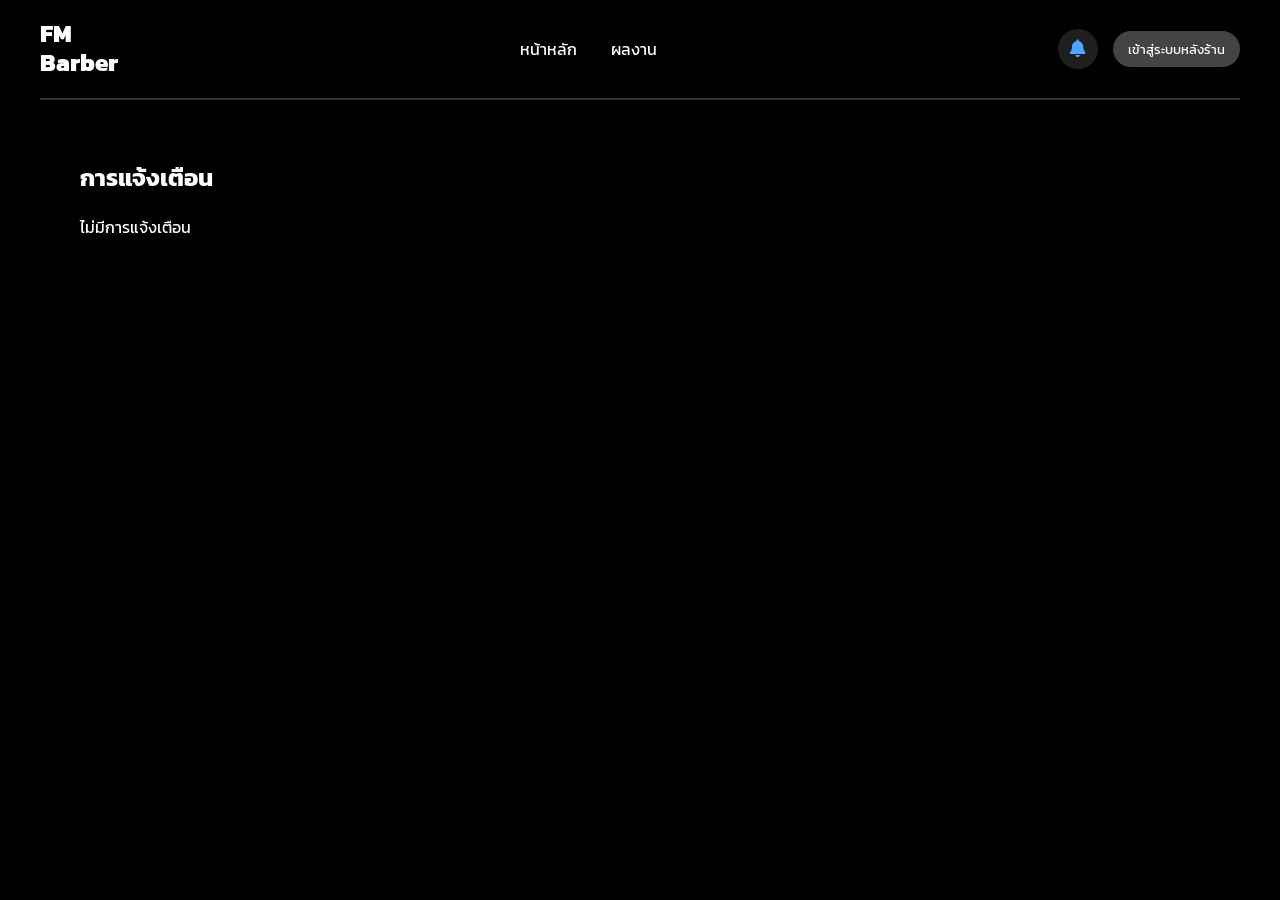
<file: notification.html>
<!DOCTYPE html>
<html lang="th">
<head>
<meta charset="UTF-8">
<title>การแจ้งเตือน - FM Barber</title>

<link href="https://fonts.googleapis.com/css2?family=Kanit:wght@300;400;600;800&display=swap" rel="stylesheet">
<link rel="stylesheet" href="https://cdnjs.cloudflare.com/ajax/libs/font-awesome/6.5.0/css/all.min.css">
<link rel="stylesheet" href="style.css">

</head>

<body>

<header>
    <div class="logo">
        <h2>FM<br>Barber</h2>
    </div>

    <nav>
        <a href="index.html">หน้าหลัก</a>
        <a href="portfolio.html">ผลงาน</a>
    </nav>

    <div class="right-menu">
        <a href="notification.html" class="notification active">
            <i class="fa-solid fa-bell"></i>
        </a>
        <button class="login-btn" onclick="window.location.href='admin.html'">
            เข้าสู่ระบบหลังร้าน
</button>
    </div>
</header>

<hr>

<section class="notification-section">

<h2>การแจ้งเตือน</h2>

<div id="notificationContainer"></div>

</section>

<script>

const container = document.getElementById("notificationContainer");

function getNotifications(){
    return JSON.parse(localStorage.getItem("notifications")) || [];
}

function renderNotifications(){

    const notifications = getNotifications();

    container.innerHTML = "";

    if(notifications.length === 0){
        container.innerHTML = "<p style='color:white;'>ไม่มีการแจ้งเตือน</p>";
        return;
    }

    notifications.forEach((noti,index)=>{

        container.innerHTML += `

        <div class="noti-card">
            <div class="noti-text">
                <h4>
                    ${noti.message}
                    <i class="fa-solid fa-circle-check success"></i>
                </h4>
                <p>${noti.timestamp}</p>
            </div>

            <div class="noti-delete">
                <i class="fa-solid fa-trash" onclick="deleteNotification(${index})"></i>
            </div>
        </div>

        `;
    });

}

function deleteNotification(index){

    let notifications = getNotifications();

    notifications.splice(index,1);

    localStorage.setItem("notifications",JSON.stringify(notifications));

    renderNotifications();
}

renderNotifications();

</script>

</body>
</html>
</file>
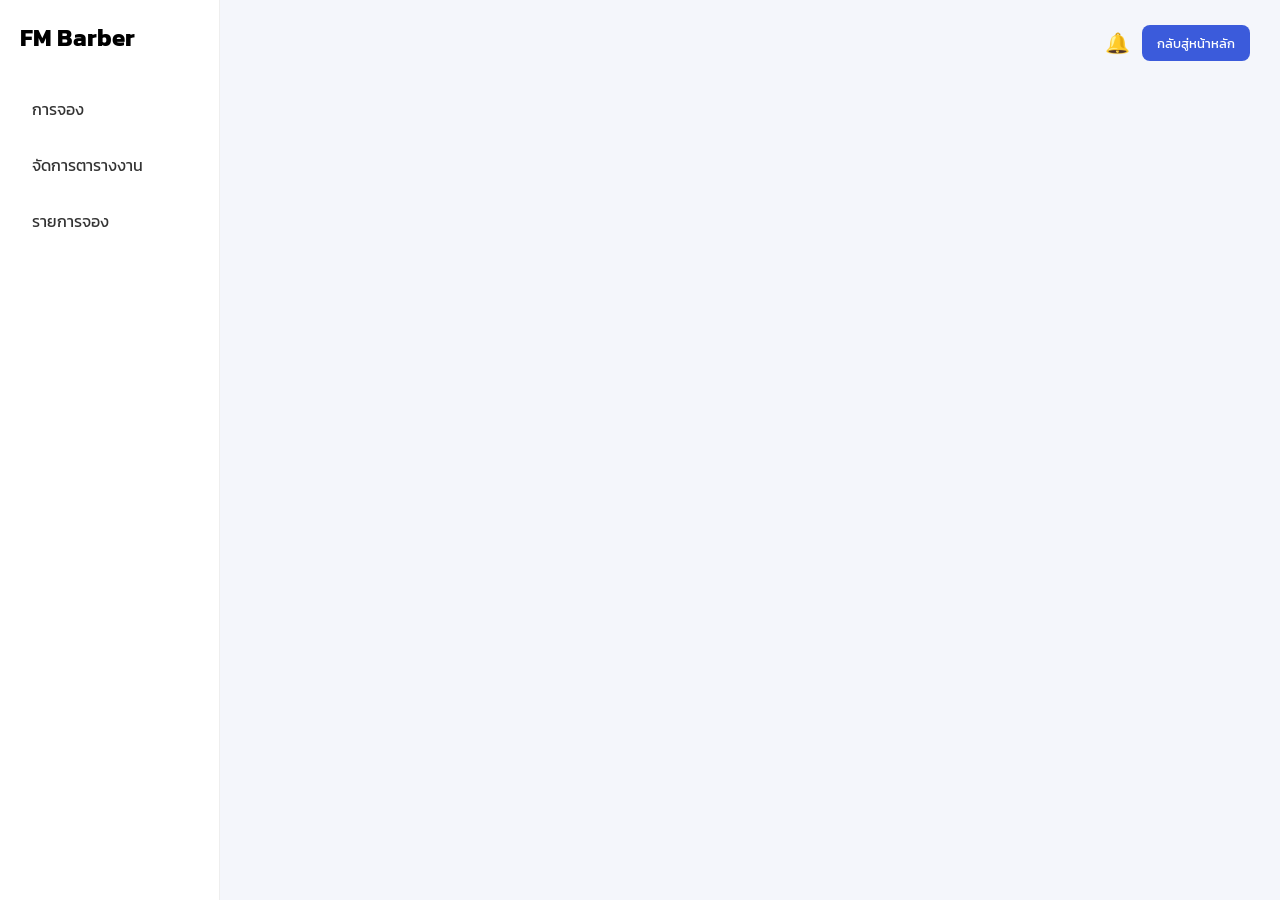
<file: notificationadmin.html>
<!DOCTYPE html>
<html lang="en">
<head>
    <meta charset="UTF-8">
    <meta name="viewport" content="width=device-width, initial-scale=1.0">
    <title>แจ้งเตือน</title>
    <link href="https://fonts.googleapis.com/css2?family=Kanit:wght@300;400;500;600&display=swap" rel="stylesheet">
</head>
<body>
<div class="layout">

<!-- sidebar -->

<div class="sidebar">

<h2>FM Barber</h2>

<a href="admin.html">การจอง</a>
<a href="manage.html">จัดการตารางงาน</a>
<a href="bookingadmin.html">รายการจอง</a>

</div>

<div class="main">

<div class="header">
    
<div class="topbar">

<button onclick="toggleNotify()" class="bell">
🔔
</button>

<button onclick="location.href='index.html'" class="home">
กลับสู่หน้าหลัก
</button>

</div>

</div>

<div id="notifyBox" class="notifyBox">
<h4>การแจ้งเตือน</h4>
<ul id="notifyList"></ul>
</div>
<div id="notifyPage" class="notifyPage">

<h2>การแจ้งเตือน</h2>

<div id="notifyContainer"></div>

</div>

</div>

</body>
<style>

*{
margin:0;
padding:0;
box-sizing:border-box;
font-family:'Kanit',sans-serif;
}

body{
background:#f4f6fb;
}

.layout{
display:flex;
}

/* sidebar */

.sidebar{
width:220px;
background:#fff;
height:100vh;
padding:20px;
border-right:1px solid #eee;
}

.sidebar h2{
margin-bottom:30px;
}

.sidebar a{
display:block;
padding:12px;
margin-bottom:8px;
text-decoration:none;
color:#333;
border-radius:8px;
}

.sidebar a.active{
background:#e7efff;
color:#2c5cff;
}
.topbar{
display:flex;
justify-content:flex-end;
gap:10px;
padding:10px;
}

.bell{
font-size:20px;
background:none;
border:none;
cursor:pointer;
}

.home{
background:#3b5bdb;
color:white;
border:none;
padding:8px 15px;
border-radius:8px;
cursor:pointer;
}

.notifyBox{
display:none;
position:absolute;
right:20px;
top:60px;
background:white;
width:250px;
border-radius:10px;
box-shadow:0 5px 15px rgba(0,0,0,0.2);
padding:10px;
}

.notifyBox ul{
list-style:none;
padding:0;
margin:0;
}

.notifyBox li{
padding:8px;
border-bottom:1px solid #eee;
font-size:14px;
}

.main{
flex:1;
}

.header{
display:flex;
justify-content:flex-end;
padding:15px 20px;
background:#f4f6fb;
}

.topbar{
display:flex;
align-items:center;
gap:12px;
}
/* หน้าแจ้งเตือนแบบการ์ด */

.notifyPage{
display:none;
padding:40px;
}

.notifyPage h2{
margin-bottom:25px;
font-size:24px;
}

.notify-card{
background:#d9d9d9;
padding:20px;
border-radius:18px;
width:500px;
margin-bottom:20px;
display:flex;
justify-content:space-between;
align-items:center;
}

.notify-text{
font-size:18px;
font-weight:500;
}

.notify-time{
font-size:14px;
margin-top:5px;
color:#333;
}

.notify-icons{
font-size:18px;
cursor:pointer;
}
</style>
<script>
function toggleNotify(){

const page = document.getElementById("notifyPage");

if(page.style.display === "block"){
page.style.display = "none";
}else{
page.style.display = "block";
renderAdminNotifyPage();
}

}
function renderAdminNotifications(){

let list = document.getElementById("notifyList");

let notifications =
JSON.parse(localStorage.getItem("adminNotifications")) || [];

list.innerHTML = "";

if(notifications.length === 0){

list.innerHTML = "<li>ไม่มีการแจ้งเตือน</li>";
return;

}

notifications.forEach((n)=>{

let li = document.createElement("li");

li.innerHTML =
n.message + "<br><small>" + n.timestamp + "</small>";

list.appendChild(li);

});

}

renderAdminNotifications();

function cancelBooking(name,time){

/* แจ้งเตือนลูกค้า */

let notifications = JSON.parse(localStorage.getItem("notifications")) || [];

notifications.unshift({
type:"cancel",
message:"คิวของคุณถูกยกเลิกโดยร้าน",
timestamp:new Date().toLocaleString("th-TH")
});

localStorage.setItem("notifications",JSON.stringify(notifications));


/* แจ้งเตือนแอดมิน */

let adminNotifications = JSON.parse(localStorage.getItem("adminNotifications")) || [];

adminNotifications.unshift({
message:"แอดมินยกเลิกคิว "+name+" เวลา "+time,
timestamp:new Date().toLocaleString("th-TH")
});

localStorage.setItem("adminNotifications",JSON.stringify(adminNotifications));

alert("ยกเลิกคิวแล้ว");

}

function renderAdminNotifyPage(){

let container = document.getElementById("notifyContainer");

let notifications =
JSON.parse(localStorage.getItem("adminNotifications")) || [];

container.innerHTML = "";

if(notifications.length === 0){

container.innerHTML = "<p>ไม่มีการแจ้งเตือน</p>";
return;

}

notifications.forEach((n,i)=>{

let div = document.createElement("div");

div.className = "notify-card";

div.innerHTML = `

<div>
<div class="notify-text">
${n.message} ✔️
</div>

<div class="notify-time">
${n.timestamp}
</div>
</div>

<div class="notify-icons" onclick="deleteAdminNotify(${i})">
🗑
</div>

`;

container.appendChild(div);

});

}

function deleteAdminNotify(i){

let notifications =
JSON.parse(localStorage.getItem("adminNotifications")) || [];

notifications.splice(i,1);

localStorage.setItem(
"adminNotifications",
JSON.stringify(notifications)
);

renderAdminNotifyPage();

}

</script>
 
</body>
</html>
</file>
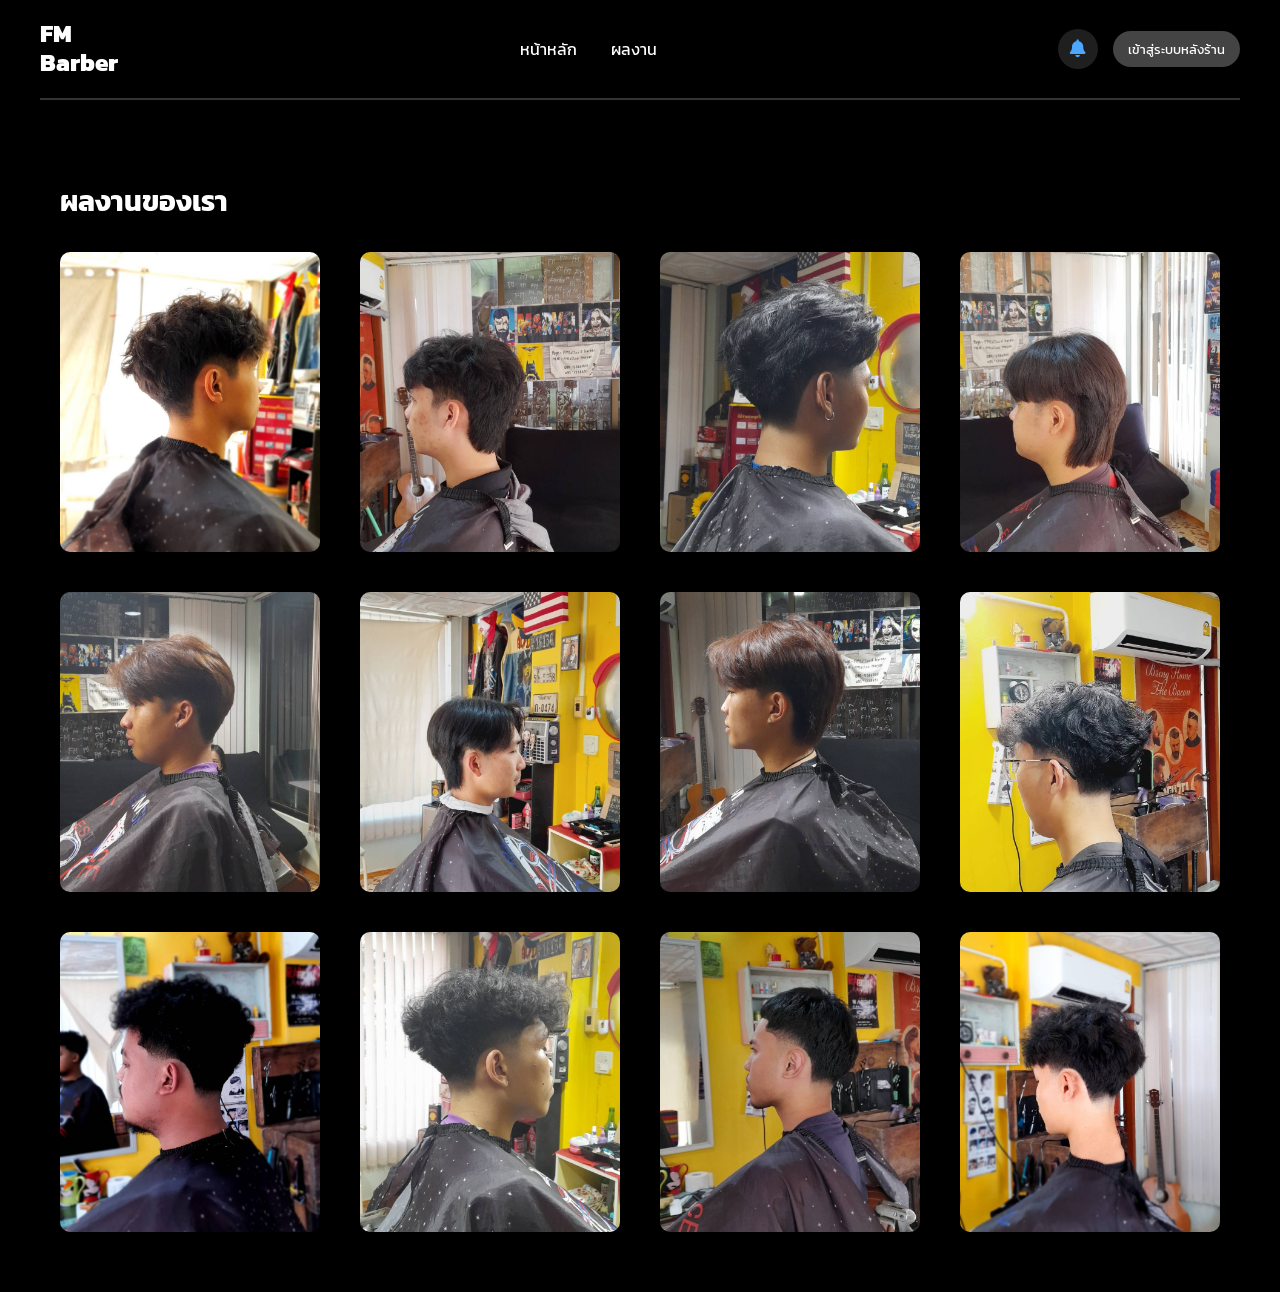
<file: portfolio.html>
<!DOCTYPE html>
<html lang="th">
<head>
    <meta charset="UTF-8">
    <title>ผลงาน | FM Barber</title>
    <link href="https://fonts.googleapis.com/css2?family=Kanit:wght@300;400;600;800&display=swap" rel="stylesheet">
    <link rel="stylesheet" href="https://cdnjs.cloudflare.com/ajax/libs/font-awesome/6.5.0/css/all.min.css">
    <link rel="stylesheet" href="style.css">
</head>
<body>

<header>
    <div class="logo">
        <h2>FM<br>Barber</h2>
    </div>

    <nav>
        <a href="index.html">หน้าหลัก</a>
        <a href="portfolio.html">ผลงาน</a>
    </nav>

    <div class="right-menu">
        <a href="notification.html" class="notification active">
            <i class="fa-solid fa-bell"></i>
        </a>
        <button class="login-btn" onclick="window.location.href='admin.html'">
            เข้าสู่ระบบหลังร้าน
</button>
    </div>
</header>

<hr>

<section class="portfolio">
    <h1>ผลงานของเรา</h1>

    <div class="gallery">

        <img src="image/635541662_910016121732061_3451401150130954385_n.jpg">
        <img src="image/636326020_910015761732097_2689520043271877863_n.jpg">
        <img src="image/636718179_910016078398732_649399923511543387_n.jpg">
        <img src="clean.jpg">
        <img src="image/636952889_910016025065404_7333160065646976909_n.jpg">
        <img src="image/637746285_910015835065423_6034868873397399152_n.jpg">
        <img src="image/637965326_910015975065409_5779826685591194875_n.jpg">
        <img src="image/639225055_910015871732086_6291892393307995927_n.jpg">
        <img src="image/629311381_902554729144867_3597753787700934909_n.jpg">
        <img src="image/630376310_902554559144884_2818365996876682421_n.jpg">
        <img src="image/631202888_902554689144871_8630162092261669547_n.jpg">
        <img src="image/629234706_902554625811544_7715122832168963326_n.jpg"

    </div>
</section>

</body>
</html>
</file>
<file: style.css>
/* =========================
   RESET
========================= */
*{
    margin:0;
    padding:0;
    box-sizing:border-box;
    font-family:'Kanit',sans-serif;
}

body{
    background:#000;
    color:#fff;
    padding:20px 40px;
}

/* =========================
   HEADER / NAVBAR
========================= */
header{
    display:flex;
    justify-content:space-between;
    align-items:center;
}

.logo h2{
    font-weight:800;
    line-height:1.2;
}

nav a{
    margin:0 15px;
    text-decoration:none;
    color:#fff;
    font-weight:400;
    transition:0.3s;
}

nav a:hover{
    color:#f5c542;
}

.right-menu{
    display:flex;
    align-items:center;
    gap:15px;
}

/* ระฆัง */
.notification{
    width:40px;
    height:40px;
    background:#1f1f1f;
    border-radius:50%;
    display:flex;
    justify-content:center;
    align-items:center;
    cursor:pointer;
    transition:0.3s;
}

.notification i{
    color:#4da6ff;
    font-size:18px;
}

.notification:hover{
    background:#f5c542;
}

.notification:hover i{
    color:#000;
}

/* ปุ่ม login */
.login-btn{
    background:#444;
    border:none;
    padding:8px 15px;
    border-radius:20px;
    color:#fff;
    cursor:pointer;
    transition:0.3s;
}

.login-btn:hover{
    background:#f5c542;
    color:#000;
}

hr{
    margin:20px 0;
    border:0.5px solid #333;
}

/* =========================
   HERO (หน้าแรก)
========================= */
.hero h1{
    font-size:36px;
    margin-bottom:10px;
}

.hero p{
    color:#aaa;
}

/* =========================
   SERVICES
========================= */
.services{
    margin-top:40px;
}

.card{
    background:#2b2f30;
    padding:25px;
    border-radius:20px;
    width:400px;
    margin-top:15px;
}

/* =========================
   BOOKING CARD หน้าแรก
========================= */
.booking{
    margin-top:40px;
}

.booking-card{
    display:flex;
    justify-content:space-between;
    align-items:center;
    width:500px;
}

.book-btn{
    background:#f5c542;
    border:none;
    padding:8px 15px;
    border-radius:20px;
    cursor:pointer;
    font-weight:600;
    transition:0.3s;
}

.book-btn:hover{
    background:#fff;
}

/* =========================
   POLICY
========================= */
.policy{
    position:absolute;
    right:40px;
    top:200px;
}

.policy-card{
    background:#d9d9d9;
    color:#000;
    width:300px;
    height:200px;
}

/* =========================
   PORTFOLIO
========================= */
.portfolio{
    margin-top:40px;
}

.portfolio h1{
    font-size:28px;
    margin-bottom:30px;
}

.gallery{
    display:grid;
    grid-template-columns:repeat(4,1fr);
    gap:40px;
}

.gallery img{
    width:100%;
    height:300px;
    object-fit:cover;
    border-radius:10px;
    transition:0.3s;
    cursor:pointer;
}

.gallery img:hover{
    transform:scale(1.05);
}

/* =========================
   BOOKING PAGE
========================= */
.booking-page{
    margin-top:30px;
}

.booking-header{
    display:flex;
    justify-content:space-between;
    align-items:center;
}

.notice-box{
    background:#d9d9d9;
    color:#000;
    padding:15px;
    border-radius:15px;
    width:300px;
}

.booking-content{
    display:flex;
    gap:60px;
    margin-top:40px;
}

.left-side{ width:40%; }
.right-side{ width:60%; }

/* ===== CALENDAR ===== */
.calendar-box{
    background:#2b2f30;
    padding:20px;
    border-radius:15px;
    margin-top:10px;
}

.calendar-header{
    display:flex;
    justify-content:space-between;
    align-items:center;
    margin-bottom:15px;
}

.calendar-header button{
    background:#f5c542;
    border:none;
    padding:5px 12px;
    border-radius:8px;
    cursor:pointer;
}

.calendar-grid{
    display:grid;
    grid-template-columns:repeat(7,1fr);
    gap:8px;
}

.calendar-grid div{
    text-align:center;
    padding:8px;
    border-radius:50%;
    cursor:pointer;
    transition:0.3s;
}

.calendar-grid div:hover{
    background:#f5c542;
    color:#000;
}

.calendar-grid .active{
    background:#f5c542;
    color:#000;
}

/* ===== TIME GRID ===== */
.time-grid{
    display:grid;
    grid-template-columns:repeat(3,1fr);
    gap:20px;
    margin-top:20px;
}

.time-btn{
    padding:15px;
    border-radius:25px;
    border:none;
    background:#9e9e9e;
    cursor:pointer;
    font-weight:600;
    transition:0.3s;
}

.time-btn:hover{
    background:#f5c542;
}

.time-btn.active{
    background:#000;
    color:#fff;
    border:3px solid #f5c542;
}

/* ===== TEXTAREA ===== */
textarea{
    width:100%;
    height:120px;
    margin-top:20px;
    border-radius:15px;
    padding:15px;
    border:none;
    background:#2b2f30;
    color:#fff;
}

/* ===== CONFIRM PAGE ===== */
.confirm-container{
    max-width:600px;
    margin:60px auto;
    background:#2b2f30;
    padding:40px;
    border-radius:20px;
}

.confirm-container h2{
    margin-bottom:25px;
}

.confirm-container input{
    width:100%;
    padding:10px;
    margin:10px 0 20px;
    border:none;
    border-radius:10px;
    background:#444;
    color:#fff;
}

.confirm-container span{
    display:block;
    margin:10px 0 20px;
    color:#f5c542;
    font-weight:600;
}

/* =========================
   CONFIRM BUTTONS FINAL FIX
========================= */

.btn-group{
    display:flex;
    gap:20px;
    margin-top:30px;
}

/* ปุ่มใน btn-group ทุกปุ่ม */
.btn-group button{
    flex:1;
    padding:14px;
    border:none;
    border-radius:30px;
    font-weight:700;
    cursor:pointer;
    transition:0.3s;
}

/* ปุ่มแก้ไข */
.btn-group button:first-child{
    background:#555;
    color:#fff;
}

.btn-group button:first-child:hover{
    background:#777;
}

/* ปุ่มยืนยัน (เขียวแน่นอน) */
.btn-group button:last-child{
    background:#2ecc71 !important;
    color:#000 !important;
    box-shadow:0 4px 12px rgba(46,204,113,0.4);
}

.btn-group button:last-child:hover{
    background:#27ae60 !important;
    transform:translateY(-2px);
}

/* ปุ่มยกเลิก (แดง 100%) */
button.cancel{
    display:block;
    width:100%;
    margin-top:25px;
    padding:14px;
    border:none;
    border-radius:30px;
    background:#e74c3c !important;
    color:#fff !important;
    font-weight:700;
    cursor:pointer;
    transition:0.3s;
    box-shadow:0 4px 12px rgba(231,76,60,0.4);
}

button.cancel:hover{
    background:#c0392b !important;
    transform:translateY(-2px);
}
/* =========================
   CONFIRM BUTTON (BOOKING PAGE)
========================= */

.confirm-btn{
    margin-top:30px;
    padding:16px 40px;
    border:none;
    border-radius:35px;
    background:#2ecc71;
    color:#000;
    font-weight:700;
    font-size:16px;
    cursor:pointer;
    transition:0.3s;
    box-shadow:0 6px 18px rgba(46,204,113,0.4);
}

.confirm-btn:hover{
    background:#27ae60;
    transform:translateY(-3px);
}
/* =========================
   NOTE SECTION
========================= */

.note-section{
    margin-top:40px;
}

.note-section h3{
    margin-bottom:15px;
}

.note-section textarea{
    width:100%;
    height:140px;
    padding:15px;
    border-radius:20px;
    border:none;
    resize:none;
    font-family:'Kanit', sans-serif;
    font-size:14px;
    background:linear-gradient(145deg,#2a2a2a,#1f1f1f);
    color:#fff;
    box-shadow:0 4px 15px rgba(0,0,0,0.4);
    outline:none;
    transition:0.3s;
}

.note-section textarea:focus{
    box-shadow:0 0 0 2px #f4c542;
}

.popup-overlay{
    position:fixed;
    top:0;
    left:0;
    width:100%;
    height:100%;
    background:rgba(0,0,0,0.7);
    display:flex;
    align-items:center;
    justify-content:center;
    visibility:hidden;
    opacity:0;
    transition:0.3s;
    z-index:999;
}

.popup-overlay.show{
    visibility:visible;
    opacity:1;
}

.popup-box{
    background:#1f1f1f;
    padding:35px;
    width:350px;
    border-radius:20px;
    text-align:center;
}

.popup-buttons{
    display:flex;
    gap:15px;
    justify-content:center;
}

.popup-cancel{
    padding:10px 25px;
    border:none;
    border-radius:25px;
    background:#555;
    color:#fff;
    cursor:pointer;
}

.popup-confirm{
    padding:10px 25px;
    border:none;
    border-radius:25px;
    background:#2ecc71;
    color:#000;
    font-weight:600;
    cursor:pointer;
}

.booking-card{
    padding:20px;
    border-radius:20px;
    background:#2a2f33;
    color:white;
    margin-top:15px;
}

.active-booking{
    background:linear-gradient(135deg,#3b3f45,#1f2327);
}

.book-btn{
    display:inline-block;
    margin-top:10px;
    padding:8px 15px;
    background:#f4c430;
    color:black;
    text-decoration:none;
    border-radius:10px;
    font-weight:600;
}

.cancel-btn{
    margin-top:10px;
    padding:8px 15px;
    background:#ff4d4d;
    border:none;
    color:white;
    border-radius:10px;
    cursor:pointer;
}

.notification-section{
    padding:40px;
}

.notification-section h2{
    color:white;
    margin-bottom:20px;
}

.noti-card{
    background:#bdbdbd;
    padding:20px;
    border-radius:20px;
    margin-bottom:15px;
    max-width:500px;
}

.noti-card h4{
    display:flex;
    justify-content:space-between;
    align-items:center;
    font-weight:600;
}

.noti-card i{
    color:#2ecc71;
}

.notification{
    color:white;
    text-decoration:none;
    font-size:18px;
}

.notification.active{
    color:#f4c430;
}

.noti-card{
display:flex;
justify-content:space-between;
align-items:center;
background:#bfbfbf;
padding:20px;
border-radius:20px;
margin:20px 0;
}

.noti-text h4{
margin:0;
font-size:20px;
}

.noti-text p{
margin-top:5px;
color:#333;
}

.success{
color:#22c55e;
margin-left:10px;
}

.noti-delete i{
font-size:18px;
color:#ef4444;
cursor:pointer;
transition:0.2s;
}

.noti-delete i:hover{
transform:scale(1.2);
}

.popup{
position:fixed;
top:0;
left:0;
width:100%;
height:100%;
background:rgba(0,0,0,0.7);
display:none;
align-items:center;
justify-content:center;
z-index:999;
}

.popup-box{
background:#2f3336;
padding:30px;
border-radius:15px;
text-align:center;
width:300px;
}

.popup-btn{
display:flex;
justify-content:space-between;
margin-top:20px;
}

.popup-btn button{
padding:8px 20px;
border:none;
border-radius:10px;
cursor:pointer;
}

.no{
background:#ff3b30;
color:white;
}

.yes{
background:#34c759;
color:white;
}

.ok{
margin-top:20px;
background:#34c759;
color:white;
padding:8px 25px;
border:none;
border-radius:10px;
cursor:pointer;
}

.time-btn.disabled{
cursor:not-allowed;
background:#444;
color:#999;
}
/* การ์ดแนวนอนยาวๆ */
.booking-horizontal {
    display: flex;
    align-items: center;
    background: #ffffff;
    border-radius: 15px;
    padding: 15px 25px;
    width: 95%; /* ให้ยาวเกือบเต็มหน้าจอ */
    max-width: 1000px; /* จำกัดความยาวสูงสุด */
    margin: 20px auto;
    box-shadow: 0 4px 15px rgba(0,0,0,0.1);
    gap: 20px;
}

/* ป้ายสถานะด้านซ้าย */
.status-label {
    display: flex;
    flex-direction: column;
    align-items: center;
    border-right: 2px solid #f1f5f9;
    padding-right: 20px;
    color: #3b82f6;
    min-width: 100px;
}

/* ส่วนเนื้อหาจัดเรียงแบบแนวนอน */
.booking-content {
    display: flex;
    flex: 1;
    justify-content: space-between;
    align-items: center;
    gap: 15px;
}

.info-group {
    display: flex;
    flex-direction: column;
    text-align: left;
}

.info-group small {
    color: #64748b;
    font-size: 0.8rem;
    margin-bottom: 2px;
}

.info-group strong {
    font-size: 1rem;
    color: #1e293b;
    white-space: nowrap; /* ไม่ให้ข้อความตัดบรรทัด */
}

/* ตกแต่งสีตัวเลข */
.q-text { color: #3b82f6; font-size: 1.2rem !important; }
.price-text { color: #10b981; }

/* ปุ่มยกเลิกขนาดกะทัดรัด */
.cancel-mini-btn {
    background: #fff1f2;
    color: #e11d48;
    border: 1px solid #ffe4e6;
    padding: 8px 15px;
    border-radius: 8px;
    cursor: pointer;
    font-weight: 600;
    transition: 0.3s;
}

.cancel-mini-btn:hover {
    background: #e11d48;
    color: white;
}

/* สำหรับมือถือ ให้มันเรียงเป็น 2 บรรทัดถ้าหน้าจอแคบเกินไป */
@media (max-width: 768px) {
    .booking-horizontal {
        flex-direction: column;
        text-align: center;
    }
    .booking-content {
        flex-wrap: wrap;
        justify-content: center;
    }
    .status-label {
        border-right: none;
        border-bottom: 2px solid #f1f5f9;
        padding: 0 0 10px 0;
        width: 100%;
    }
}
/* กำหนดให้แต่ละ Section มีระยะห่างที่เหมาะสม */
section {
    padding: 40px 20px;
    clear: both; /* ป้องกันการไหลทับขององค์ประกอบที่ใช้ float */
}

.policy-section {
    max-width: 1200px;
    margin: 0 auto;
}

.policy-card {
    background: #f8fafc;
    border-radius: 12px;
    padding: 20px;
    width: 100%;
    box-sizing: border-box; /* ป้องกันกล่องขยายเกินความกว้างหน้าจอ */
    border: 1px solid #e2e8f0;
    /* ห้ามใช้ position: absolute; หรือ top/left/right/bottom ตรงนี้ */
}
.booking-horizontal {
    display: flex;
    align-items: center;
    justify-content: space-between;
    padding: 20px;
    background: white;
    border-radius: 15px;
    box-shadow: 0 5px 15px rgba(0,0,0,0.05);
    flex-wrap: wrap;
    gap: 15px;
    
    /* เพิ่มส่วนนี้เพื่อขยับขึ้น */
    position: relative; 
    margin-top: -30px; /* ปรับตัวเลขนี้ (เช่น -50px) เพื่อดึงขึ้นไปตามความต้องการ */
    z-index: 10; /* มั่นใจว่าอยู่เหนือองค์ประกอบอื่น */
}
</file>
<file: admin.css>
body{
font-family:'Kanit',sans-serif;
margin:0;
background:#f6f8fb;
display:flex;
color:#333;
}

/* sidebar */

.sidebar{
width:220px;
background:white;
height:100vh;
padding:22px;
border-right:1px solid #f0f0f0;
}

.sidebar h2{
margin-bottom:30px;
font-size:20px;
}

.menu a{
display:block;
padding:10px 12px;
border-radius:8px;
margin-bottom:8px;
cursor:pointer;
transition:0.2s;
color:#444;
}

.menu a:hover{
background:#f4f7ff;
}

.menu a.active{
background:#e9f0ff;
color:#2a6df5;
font-weight:600;
}


/* main */

.main{
flex:1;
padding:25px;
}


/* topbar */

.topbar{
display:flex;
justify-content:space-between;
align-items:center;
margin-bottom:25px;
}

.right-menu{
display:flex;
align-items:center;
gap:15px;
}

.bell{
font-size:20px;
cursor:pointer;
color:#555;
}

.home-btn{
background:#2a6df5;
color:white;
border:none;
padding:8px 16px;
border-radius:6px;
cursor:pointer;
font-size:14px;
}

.home-btn:hover{
background:#1e57d6;
}


/* layout */

.content{
display:flex;
gap:20px;
align-items:flex-start;
}


/* calendar */

.calendar-box{
flex:3;
background:white;
padding:25px;
border-radius:12px;
box-shadow:0 4px 15px rgba(0,0,0,0.04);
}

.calendar-header{
display:flex;
justify-content:center;
align-items:center;
gap:18px;
margin-bottom:20px;
}

.calendar-header button:not(.date-btn){
background:#f2f4f8;
border:none;
padding:6px 12px;
border-radius:6px;
cursor:pointer;
font-size:14px;
}

.calendar-header button:hover{
background:#e6eaf2;
}

.calendar-header span{
font-weight:600;
font-size:16px;
}

/* table */

.calendar-table{
width:100%;
border-collapse:collapse;
font-size:14px;
}

.calendar-table th{
padding:12px;
background:#f6f8fc;
font-weight:600;
color:#444;
border-bottom:1px solid #eee;
}

.calendar-table td{
height:42px;
text-align:center;
border-bottom:1px solid #f1f1f1;
color:#555;
}

.calendar-table tr:hover td{
background:#fafbff;
}

/* booked */

.calendar-table td.booked{
background:#e9f0ff;
color:#2a6df5;
font-weight:600;
border-radius:6px;
}


/* summary */

.summary{
flex:1;
background:white;
padding:20px;
border-radius:12px;
box-shadow:0 4px 15px rgba(0,0,0,0.04);
}

.summary h3{
margin-bottom:18px;
}


/* stat box */

.stat{
background:#f7f9fc;
padding:16px;
border-radius:10px;
margin-bottom:15px;
text-align:center;
}

.stat h2{
margin:6px 0 0 0;
color:#2a6df5;
font-size:22px;
}


/* booking list */

.booking-item{
background:#f7f9fc;
padding:12px;
border-radius:10px;
margin-bottom:12px;
}

.booking-item .time{
font-weight:600;
color:#2a6df5;
margin-bottom:2px;
}

.booking-item .date{
font-size:13px;
color:#777;
}

/* ปุ่มเลือกวัน */

.calendar-header .date-btn{
background:#2a6df5;
color:white;
border:none;
padding:7px 14px;
border-radius:6px;
font-size:13px;
cursor:pointer;
margin-left:10px;
transition:0.2s;
}

/* hover ให้เข้มขึ้น */

.calendar-header .date-btn:hover{
background:#1e57d6;
color:white;
}

.date-popup{
position:fixed;
top:0;
left:0;
width:100%;
height:100%;
background:rgba(0,0,0,0.4);
display:none;
justify-content:center;
align-items:center;
z-index:999;
}

.date-box{
background:#2b2f34;
color:white;
padding:20px;
border-radius:10px;
width:320px;
}

.date-header{
display:flex;
justify-content:space-between;
align-items:center;
margin-bottom:15px;
}

.date-grid{
display:grid;
grid-template-columns:repeat(7,1fr);
gap:10px;
}

.date-item{
padding:10px;
text-align:center;
border-radius:6px;
cursor:pointer;
transition:0.2s;
}

.date-item:hover{
background:#3f454b;
}

.booking-item b{
color:#444;
font-weight:600;
}

.booking-item{
line-height:1.6;
}
</file>
